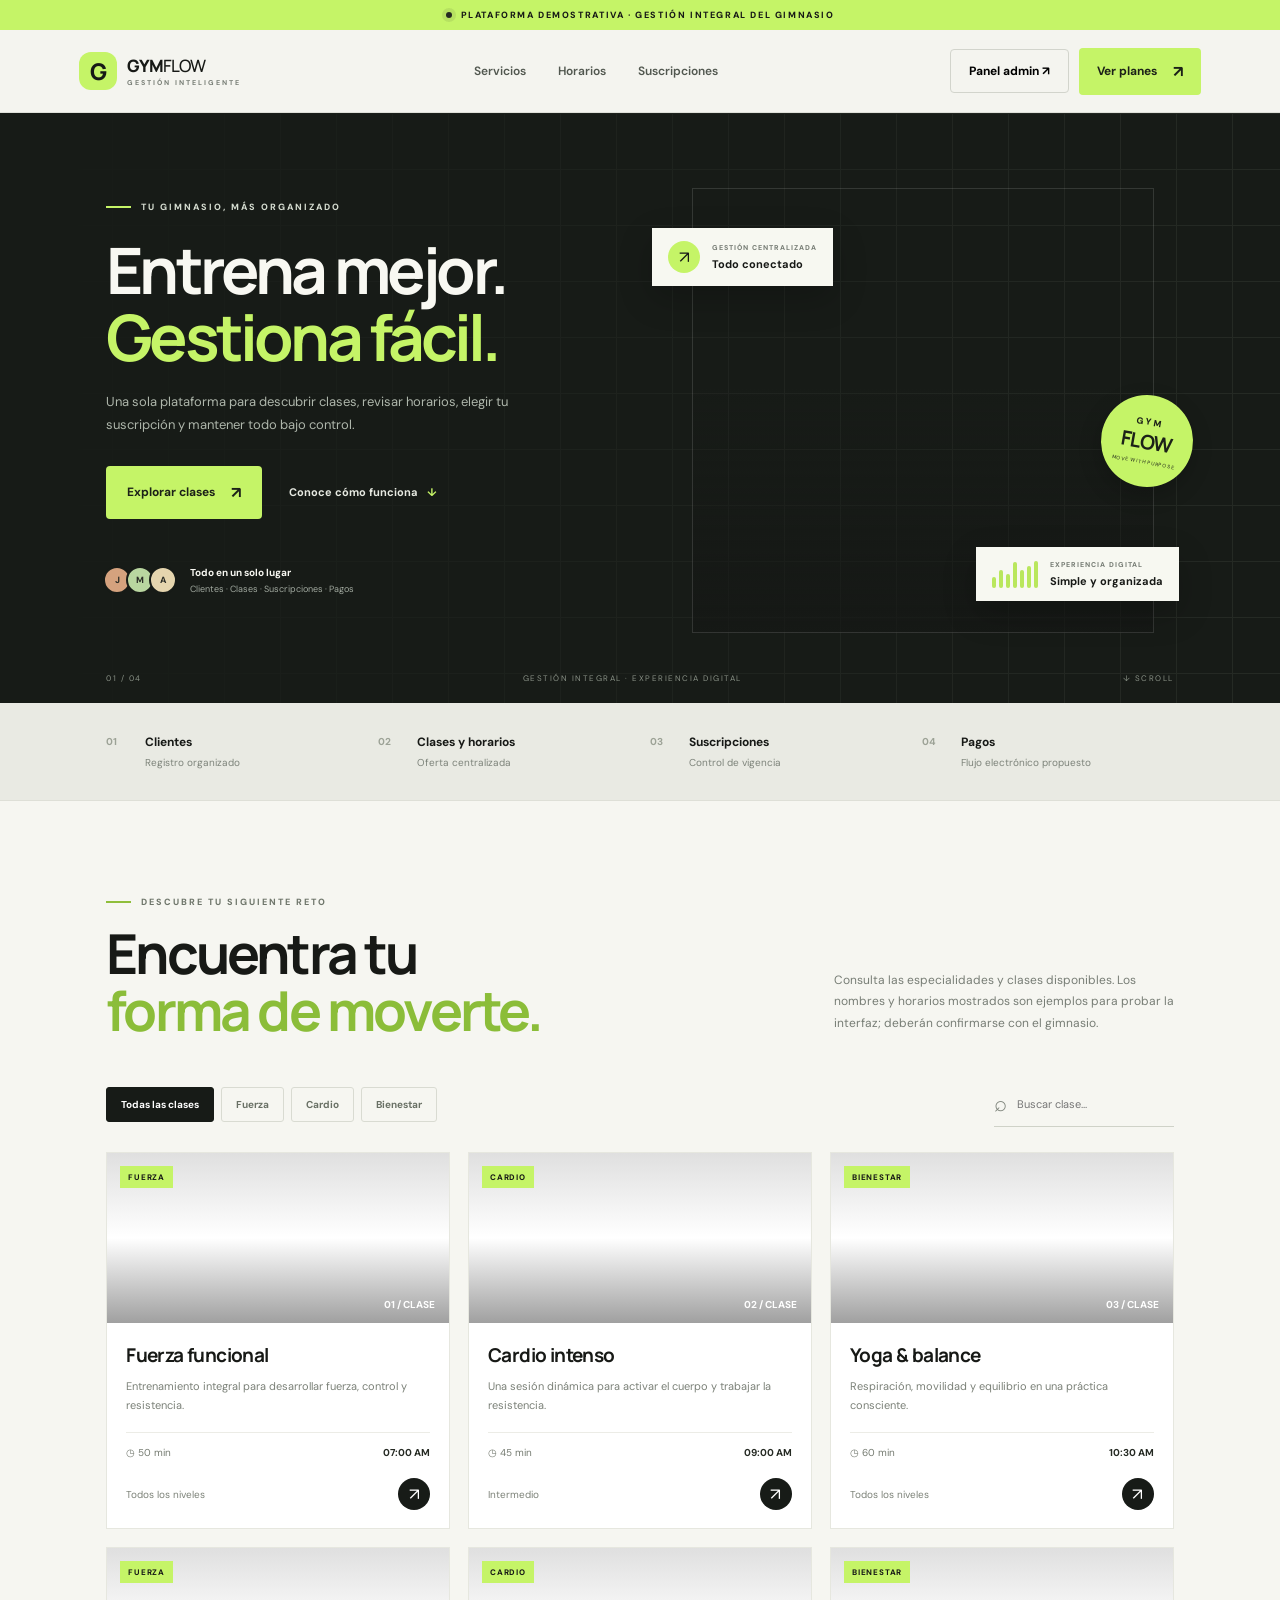
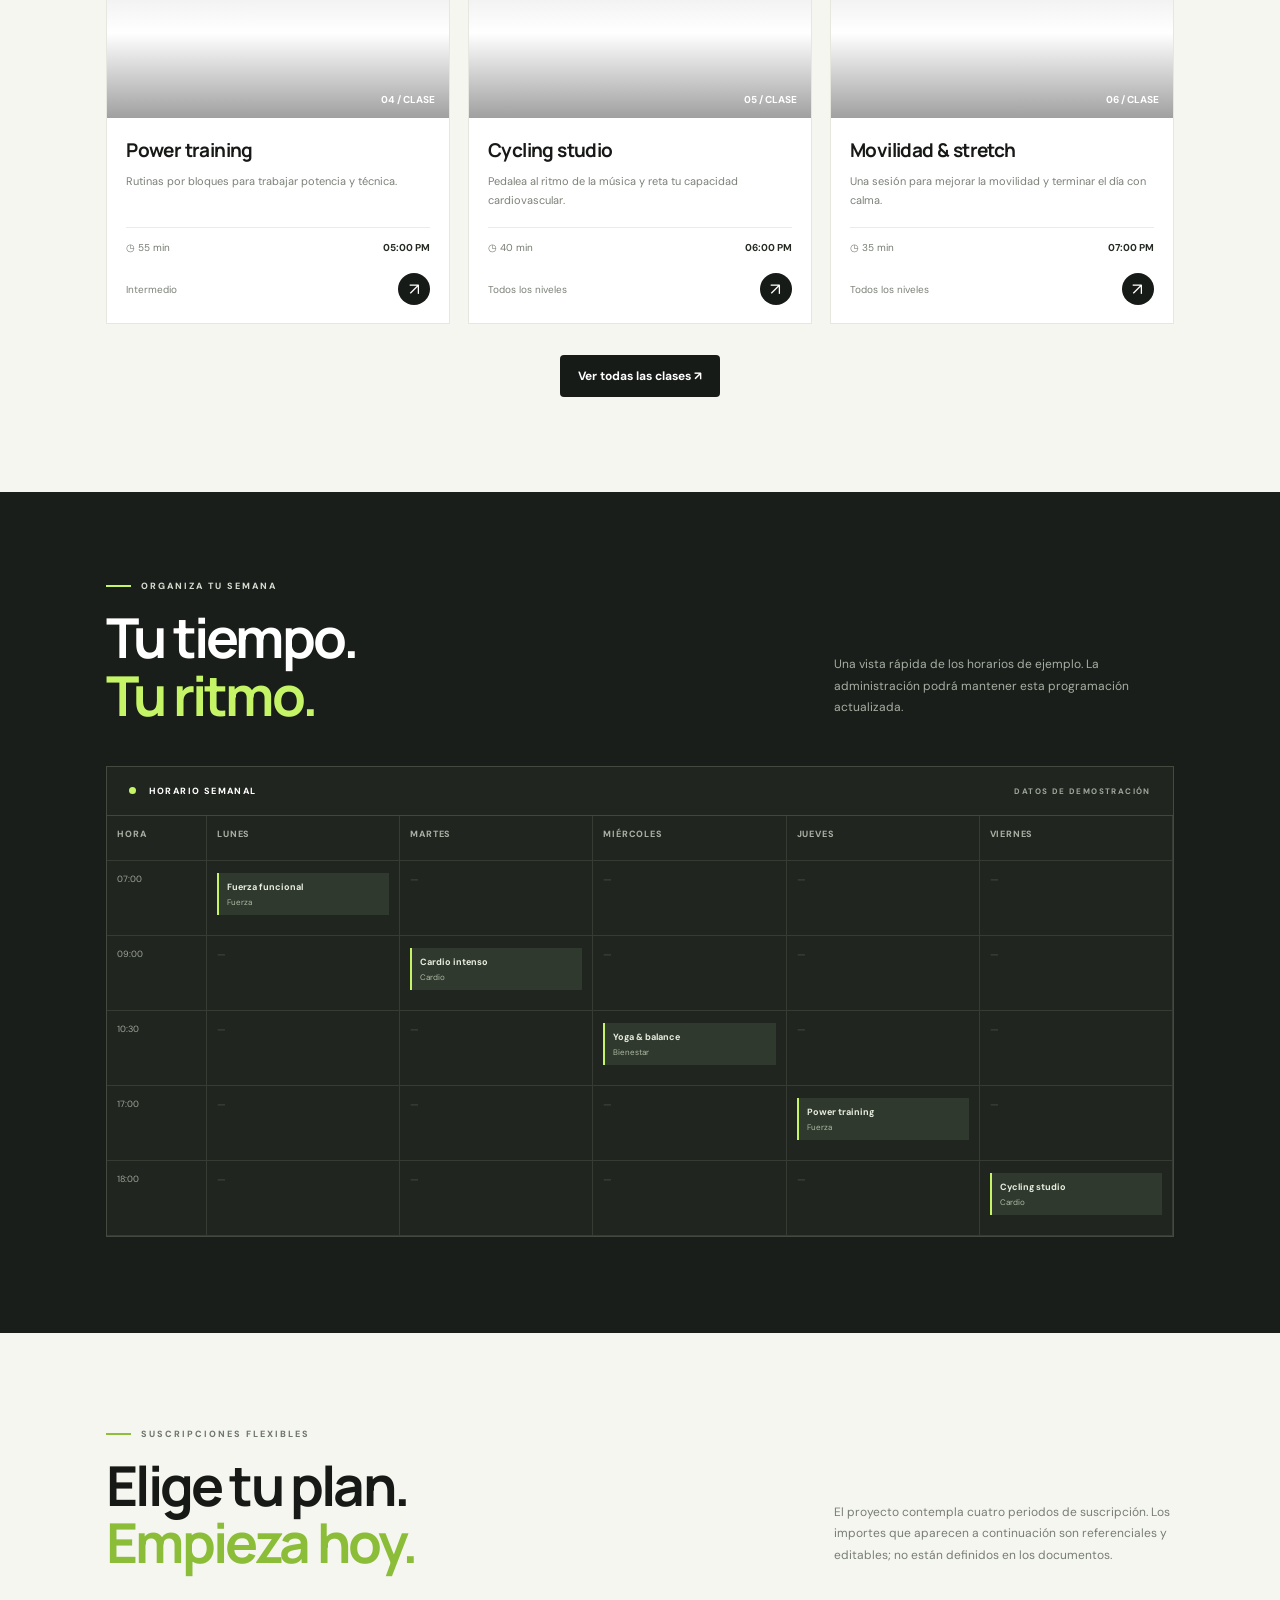
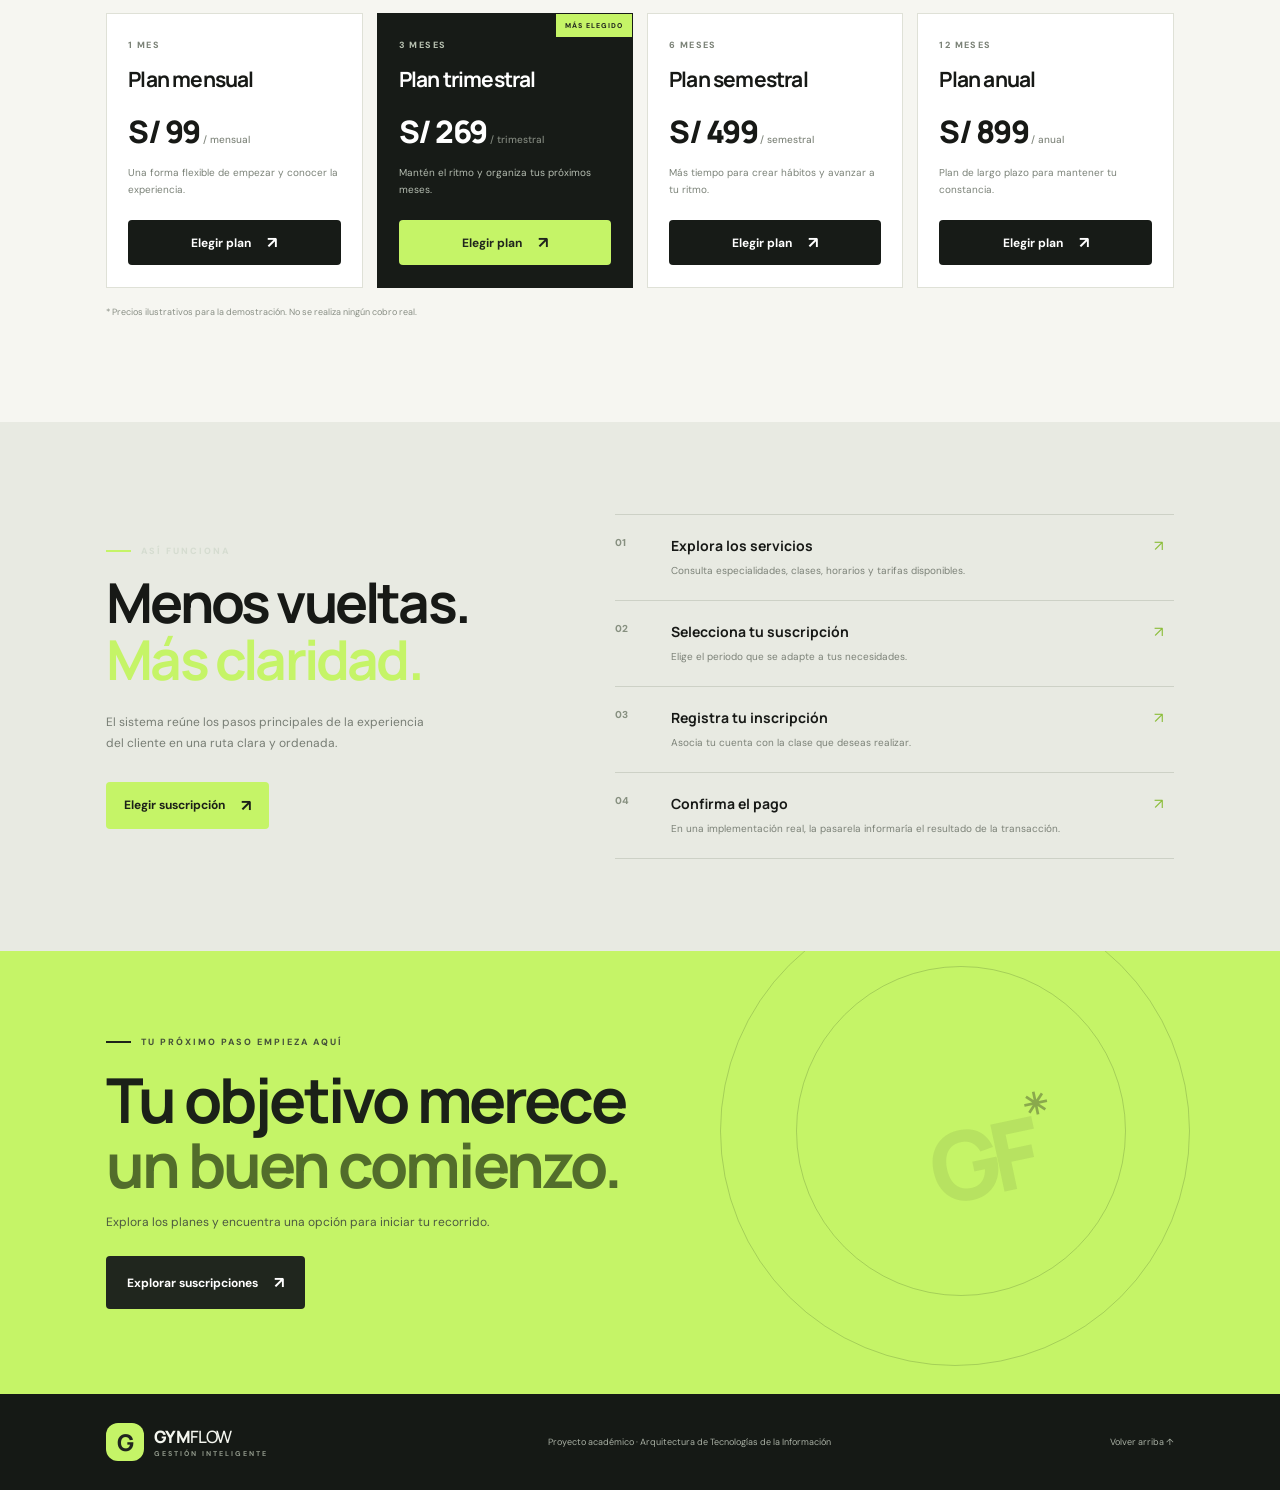
<file: index.html>
<!DOCTYPE html>
<html lang="es">
<head>
  <meta charset="UTF-8" />
  <meta name="viewport" content="width=device-width, initial-scale=1.0" />
  <meta name="description" content="Plataforma web demostrativa para la gestión integral de un gimnasio." />
  <title>GYMFlow | Gestión integral del gimnasio</title>
  <link rel="preconnect" href="https://fonts.googleapis.com">
  <link rel="preconnect" href="https://fonts.gstatic.com" crossorigin>
  <link href="https://fonts.googleapis.com/css2?family=DM+Sans:wght@400;500;600;700&family=Manrope:wght@400;500;600;700;800&display=swap" rel="stylesheet">
  <link rel="stylesheet" href="styles.css" />
</head>
<body>
  <div class="announcement"><span class="pulse"></span> PLATAFORMA DEMOSTRATIVA · GESTIÓN INTEGRAL DEL GIMNASIO</div>
  <header class="site-header">
    <a class="brand" href="#inicio" aria-label="GYMFlow inicio"><span class="brand-mark">G</span><span>GYM<span class="brand-light">FLOW</span><small>GESTIÓN INTELIGENTE</small></span></a>
    <button class="menu-toggle" id="menuToggle" aria-label="Abrir menú">☰</button>
    <nav id="mainNav">
      <a href="servicios.html">Servicios</a><a href="horarios.html">Horarios</a><a href="suscripciones.html">Suscripciones</a>
    </nav>
    <div class="header-actions"><button class="btn btn-ghost" id="adminToggle">Panel admin ↗</button><a class="btn btn-primary" href="suscripciones.html">Ver planes <span>↗</span></a></div>
  </header>

  <main>
    <section class="hero" id="inicio">
      <div class="hero-grid"></div>
      <div class="hero-copy">
        <div class="eyebrow"><span class="eyebrow-line"></span> TU GIMNASIO, MÁS ORGANIZADO</div>
        <h1>Entrena mejor.<br><em>Gestiona fácil.</em></h1>
        <p>Una sola plataforma para descubrir clases, revisar horarios, elegir tu suscripción y mantener todo bajo control.</p>
        <div class="hero-actions"><a class="btn btn-primary btn-large" href="servicios.html">Explorar clases <span>↗</span></a><a class="text-link" href="#como-funciona">Conoce cómo funciona <span>↓</span></a></div>
        <div class="hero-proof"><div class="avatar-stack"><span>J</span><span>M</span><span>A</span></div><div><strong>Todo en un solo lugar</strong><small>Clientes · Clases · Suscripciones · Pagos</small></div></div>
      </div>
      <div class="hero-visual">
        <div class="hero-image" role="img" aria-label="Persona entrenando en un gimnasio"></div>
        <div class="floating-card card-top"><span class="float-icon lime">↗</span><div><small>GESTIÓN CENTRALIZADA</small><strong>Todo conectado</strong></div></div>
        <div class="floating-card card-bottom"><div class="mini-chart"><i></i><i></i><i></i><i></i><i></i><i></i><i></i></div><div><small>EXPERIENCIA DIGITAL</small><strong>Simple y organizada</strong></div></div>
        <div class="hero-stamp"><span>GYM</span><strong>FLOW</strong><small>MOVE WITH PURPOSE</small></div>
      </div>
      <div class="hero-bottom-label"><span>01 / 04</span><span>GESTIÓN INTEGRAL · EXPERIENCIA DIGITAL</span><span>↓ SCROLL</span></div>
    </section>

    <section class="metrics" aria-label="Módulos principales">
      <div><span class="metric-number">01</span><strong>Clientes</strong><small>Registro organizado</small></div>
      <div><span class="metric-number">02</span><strong>Clases y horarios</strong><small>Oferta centralizada</small></div>
      <div><span class="metric-number">03</span><strong>Suscripciones</strong><small>Control de vigencia</small></div>
      <div><span class="metric-number">04</span><strong>Pagos</strong><small>Flujo electrónico propuesto</small></div>
    </section>

    <section class="section section-light" id="servicios">
      <div class="section-heading"><div><div class="eyebrow dark-eyebrow"><span class="eyebrow-line"></span> DESCUBRE TU SIGUIENTE RETO</div><h2>Encuentra tu<br><em>forma de moverte.</em></h2></div><p>Consulta las especialidades y clases disponibles. Los nombres y horarios mostrados son ejemplos para probar la interfaz; deberán confirmarse con el gimnasio.</p></div>
      <div class="filter-row"><div class="filter-tabs" id="classFilters"><button class="filter active" data-filter="Todas">Todas las clases</button><button class="filter" data-filter="Fuerza">Fuerza</button><button class="filter" data-filter="Cardio">Cardio</button><button class="filter" data-filter="Bienestar">Bienestar</button></div><label class="search-box"><span>⌕</span><input id="classSearch" type="search" placeholder="Buscar clase..." aria-label="Buscar clase"></label></div>
      <div class="class-grid" id="classGrid"></div>
      <div class="center-action"><button class="btn btn-dark" id="showAllClasses">Ver todas las clases <span>↗</span></button></div>
    </section>

    <section class="schedule-section" id="horarios">
      <div class="section-heading schedule-heading"><div><div class="eyebrow"><span class="eyebrow-line"></span> ORGANIZA TU SEMANA</div><h2>Tu tiempo.<br><em>Tu ritmo.</em></h2></div><p>Una vista rápida de los horarios de ejemplo. La administración podrá mantener esta programación actualizada.</p></div>
      <div class="schedule-wrap"><div class="schedule-top"><div><span class="schedule-dot"></span> HORARIO SEMANAL</div><span class="demo-label">DATOS DE DEMOSTRACIÓN</span></div><div class="schedule-table" id="scheduleTable"></div></div>
    </section>

    <section class="section section-light plans-section" id="planes">
      <div class="section-heading"><div><div class="eyebrow dark-eyebrow"><span class="eyebrow-line"></span> SUSCRIPCIONES FLEXIBLES</div><h2>Elige tu plan.<br><em>Empieza hoy.</em></h2></div><p>El proyecto contempla cuatro periodos de suscripción. Los importes que aparecen a continuación son referenciales y editables; no están definidos en los documentos.</p></div>
      <div class="plan-grid" id="planGrid"></div>
      <p class="fine-print">* Precios ilustrativos para la demostración. No se realiza ningún cobro real.</p>
    </section>

    <section class="process-section" id="como-funciona"><div class="process-copy"><div class="eyebrow"><span class="eyebrow-line"></span> ASÍ FUNCIONA</div><h2>Menos vueltas.<br><em>Más claridad.</em></h2><p>El sistema reúne los pasos principales de la experiencia del cliente en una ruta clara y ordenada.</p><a href="suscripciones.html" class="btn btn-primary">Elegir suscripción <span>↗</span></a></div><div class="process-steps"><div class="process-step"><span>01</span><div><strong>Explora los servicios</strong><p>Consulta especialidades, clases, horarios y tarifas disponibles.</p></div><b>↗</b></div><div class="process-step"><span>02</span><div><strong>Selecciona tu suscripción</strong><p>Elige el periodo que se adapte a tus necesidades.</p></div><b>↗</b></div><div class="process-step"><span>03</span><div><strong>Registra tu inscripción</strong><p>Asocia tu cuenta con la clase que deseas realizar.</p></div><b>↗</b></div><div class="process-step"><span>04</span><div><strong>Confirma el pago</strong><p>En una implementación real, la pasarela informaría el resultado de la transacción.</p></div><b>↗</b></div></div></section>

<section class="cta-section"><div class="cta-orbit orbit-one"></div><div class="cta-orbit orbit-two"></div><div class="cta-content"><div class="eyebrow"><span class="eyebrow-line"></span> TU PRÓXIMO PASO EMPIEZA AQUÍ</div><h2>Tu objetivo merece<br><em>un buen comienzo.</em></h2><p>Explora los planes y encuentra una opción para iniciar tu recorrido.</p><a href="suscripciones.html" class="btn btn-primary btn-large">Explorar suscripciones <span>↗</span></a></div><div class="cta-mark">GF<span>✳</span></div></section>
  </main>

  <footer><a class="brand footer-brand" href="#inicio"><span class="brand-mark">G</span><span>GYM<span class="brand-light">FLOW</span><small>GESTIÓN INTELIGENTE</small></span></a><p>Proyecto académico · Arquitectura de Tecnologías de la Información</p><a href="#inicio">Volver arriba ↑</a></footer>

  <div class="admin-overlay" id="adminOverlay" aria-hidden="true"><aside class="admin-panel"><div class="admin-header"><div><span class="eyebrow dark-eyebrow">ÁREA ADMINISTRATIVA</span><h2>Panel de control</h2><p>Vista demostrativa para administrar la información del gimnasio.</p></div><button class="close-admin" id="closeAdmin" aria-label="Cerrar panel">×</button></div><div class="admin-stats" id="adminStats"></div><div class="admin-tabs"><button class="admin-tab active" data-admin-tab="classes">Clases</button><button class="admin-tab" data-admin-tab="registrations">Inscripciones</button><button class="admin-tab" data-admin-tab="payments">Pagos</button></div><div id="adminContent"></div><div class="admin-warning">Demo local: los cambios se guardan en este navegador. No hay usuarios reales, servidor ni pagos conectados.</div></aside></div>
  <div class="modal-backdrop" id="modalBackdrop" aria-hidden="true"><div class="modal" role="dialog" aria-modal="true" aria-labelledby="modalTitle"><button class="modal-close" id="modalClose" aria-label="Cerrar">×</button><div class="eyebrow dark-eyebrow"><span class="eyebrow-line"></span> GYMFLOW</div><h2 id="modalTitle">Únete al gimnasio</h2><p id="modalDescription">Completa los datos para registrar una solicitud de demostración.</p><form id="signupForm"><input type="hidden" id="selectedItem" name="selectedItem"><input type="hidden" id="selectedType" name="selectedType"><label>Nombre completo<input name="name" required minlength="2" placeholder="Ej. Alex Torres"></label><label>Correo electrónico<input name="email" type="email" required placeholder="alex@correo.com"></label><label>Teléfono (opcional)<input name="phone" type="tel" placeholder="999 999 999"></label><label id="classSelectLabel">Clase de interés<select name="className" id="classSelect"><option value="">Selecciona una clase</option></select></label><button class="btn btn-primary btn-large full-width" type="submit" id="formSubmit">Registrar solicitud <span>↗</span></button><p class="form-note">Demostración académica: no se procesarán datos ni pagos en un servidor.</p></form></div></div>
  <div class="toast" id="toast" role="status" aria-live="polite"></div>
  <script src="app.js"></script>
</body>
</html>
</file>
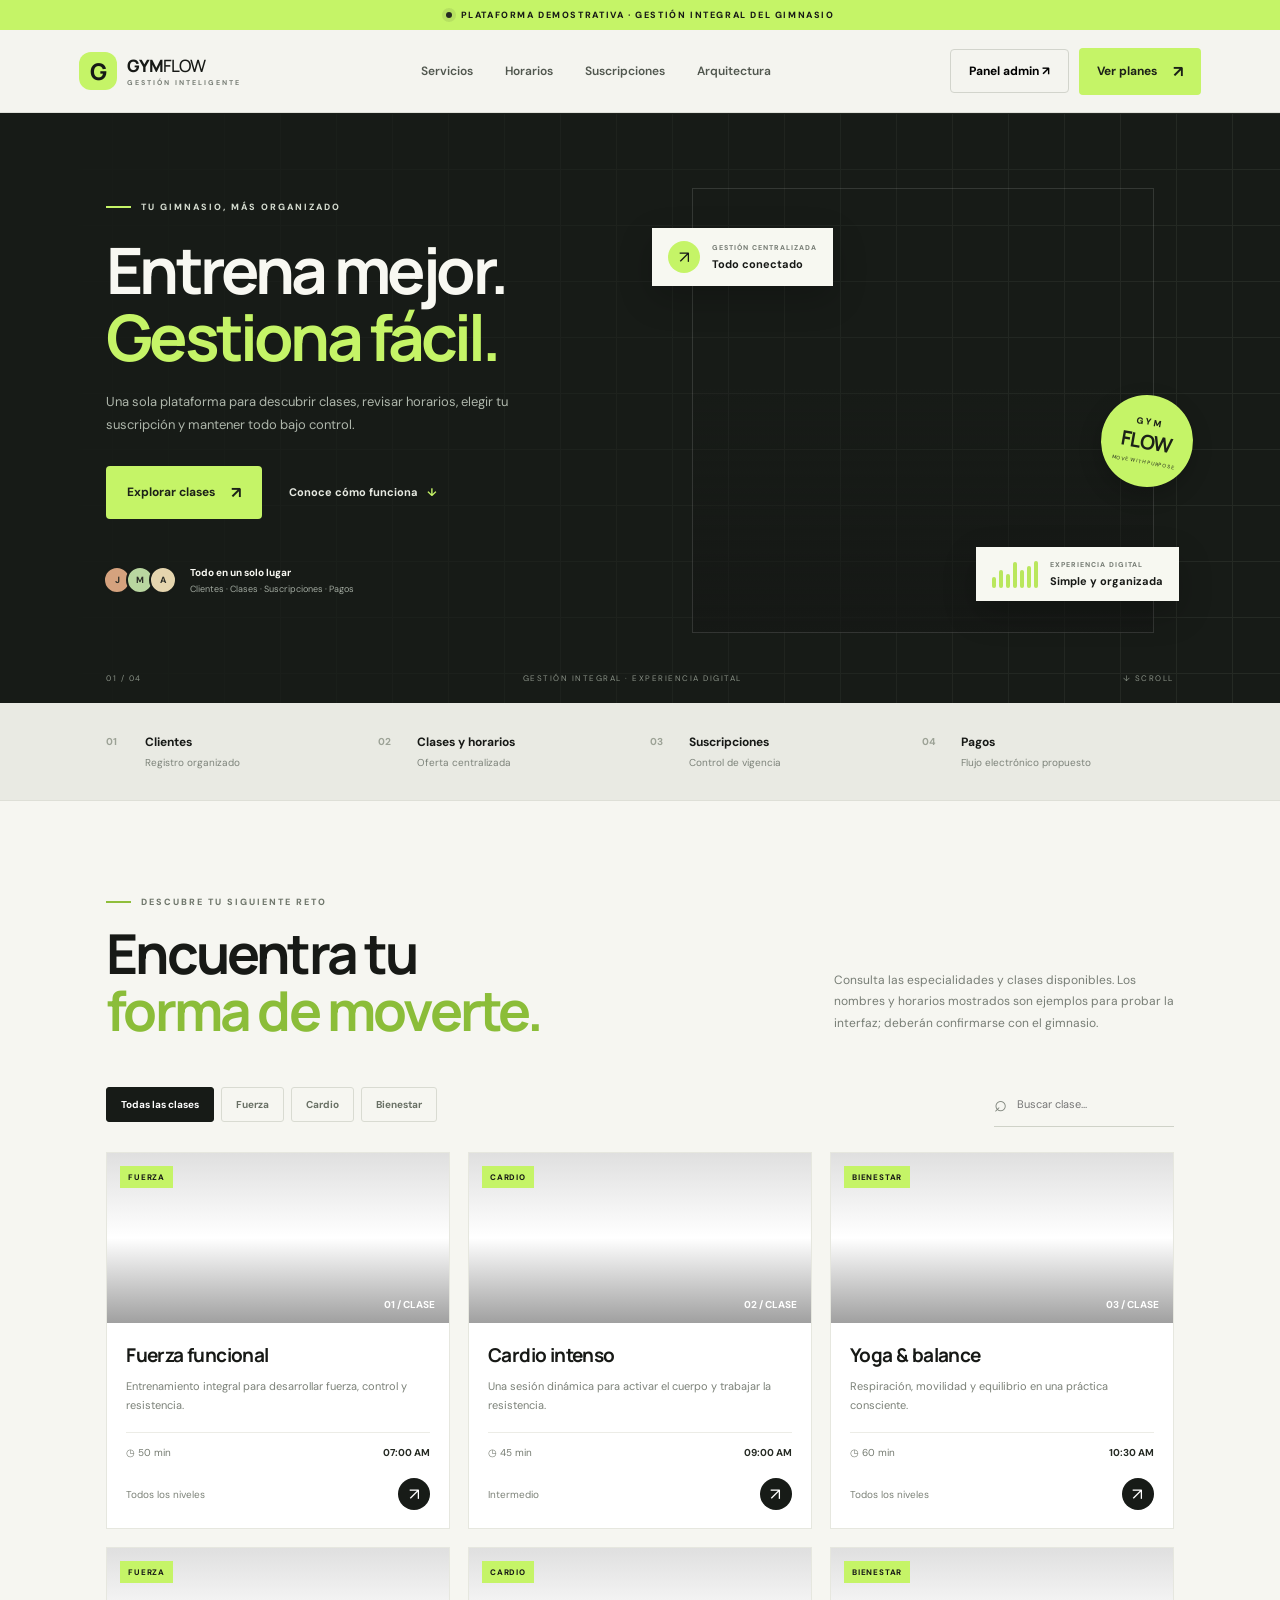
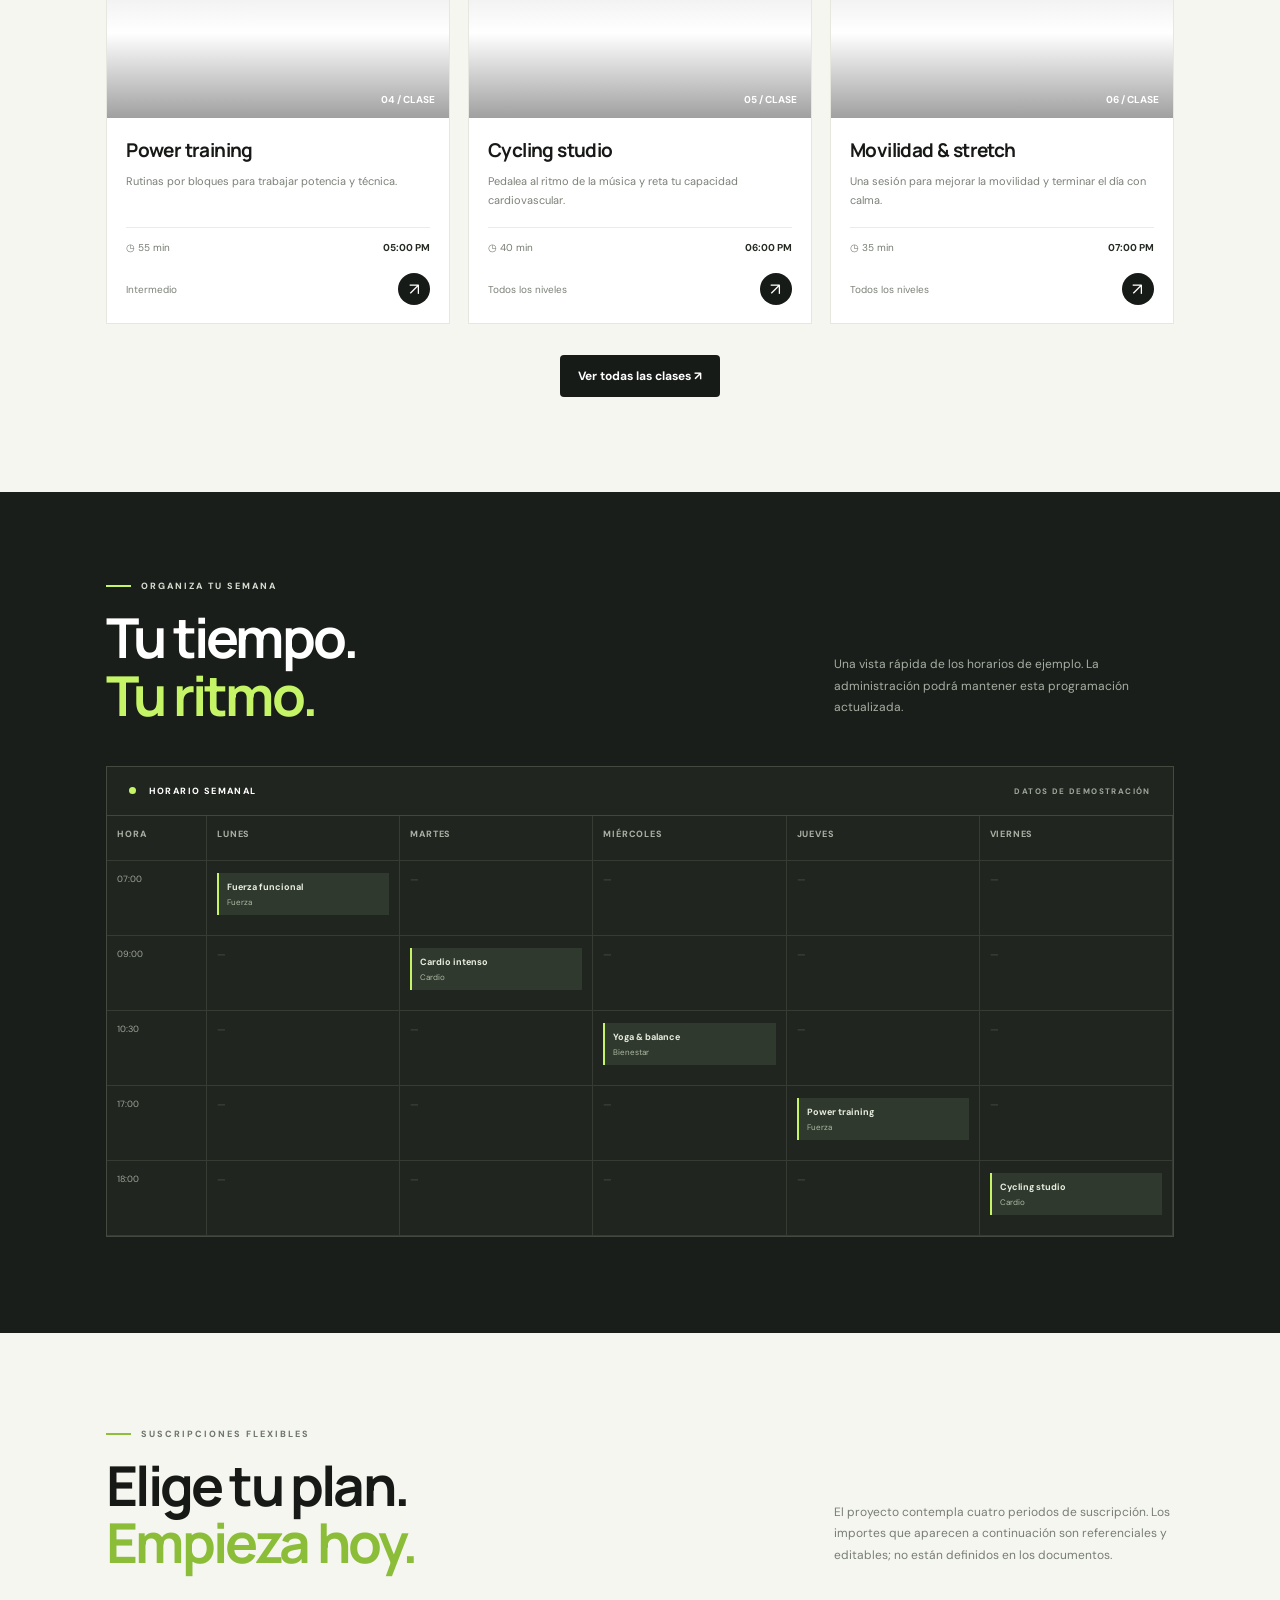
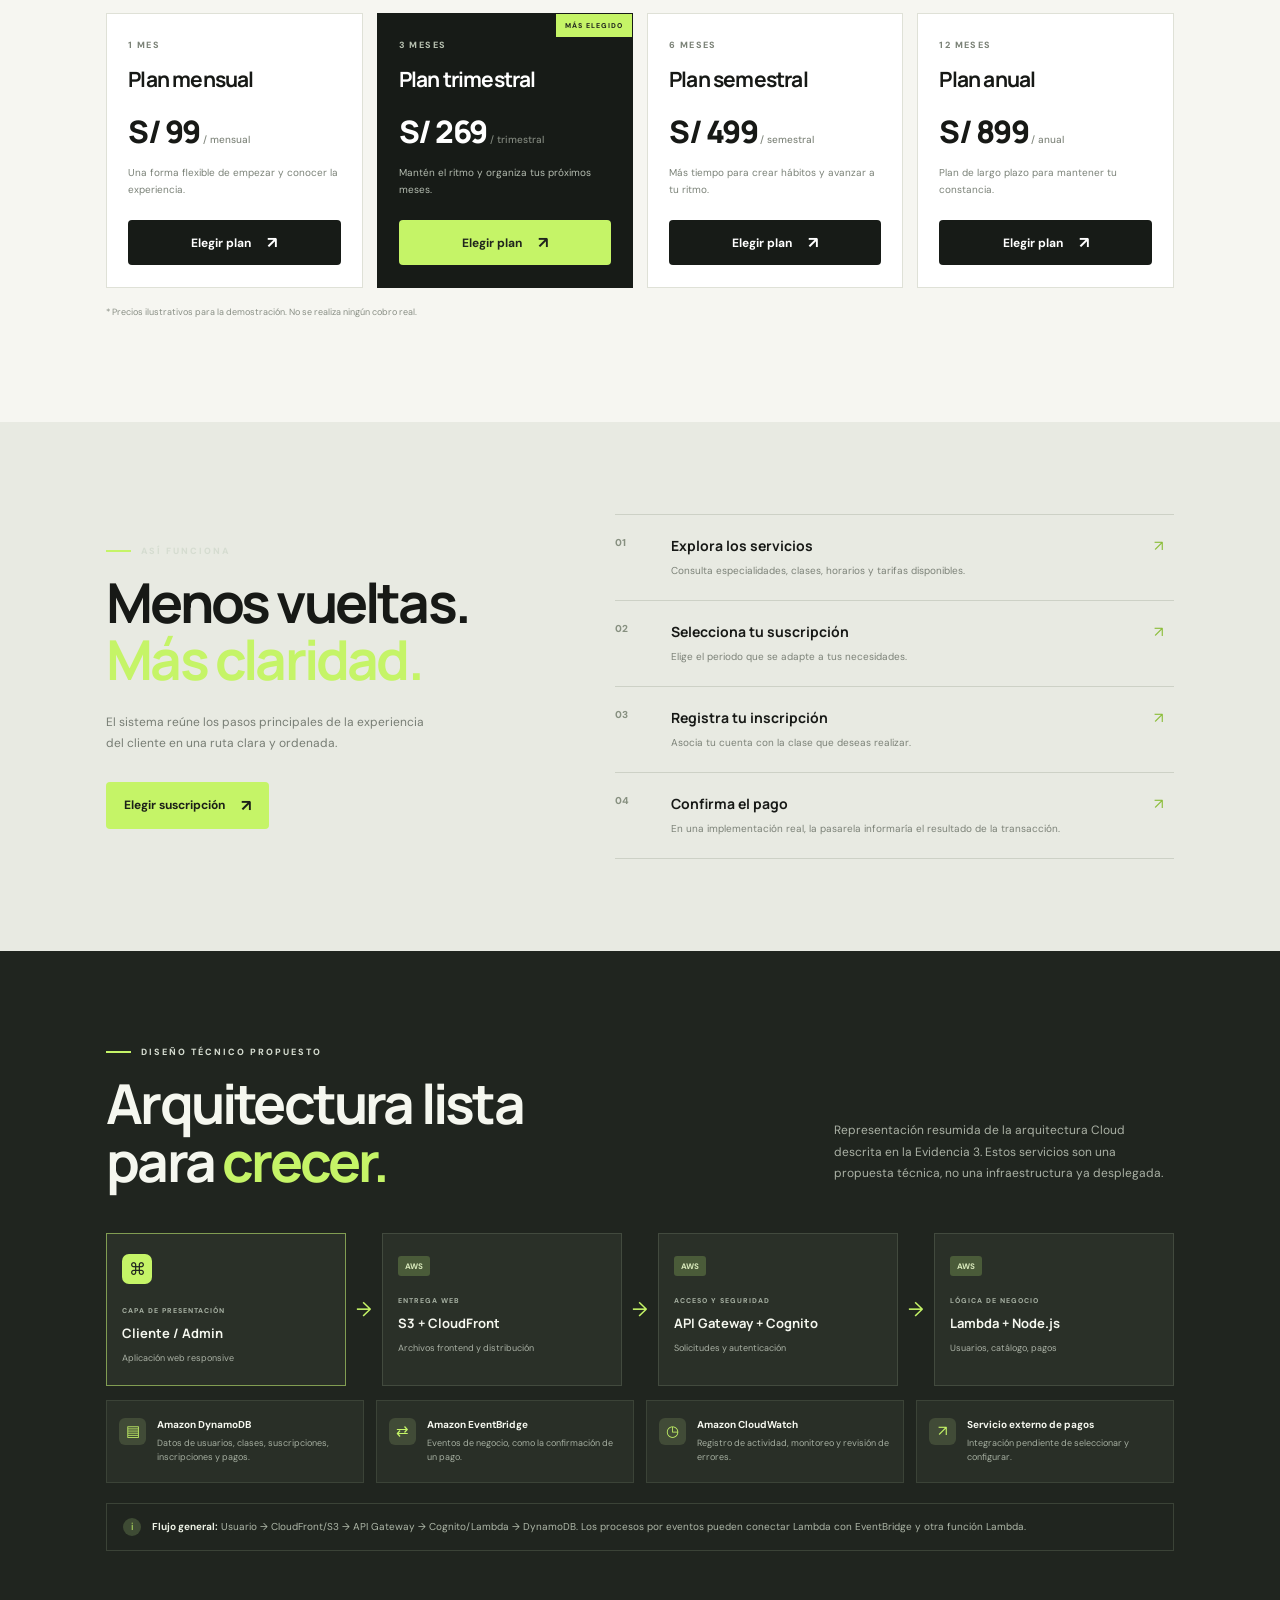
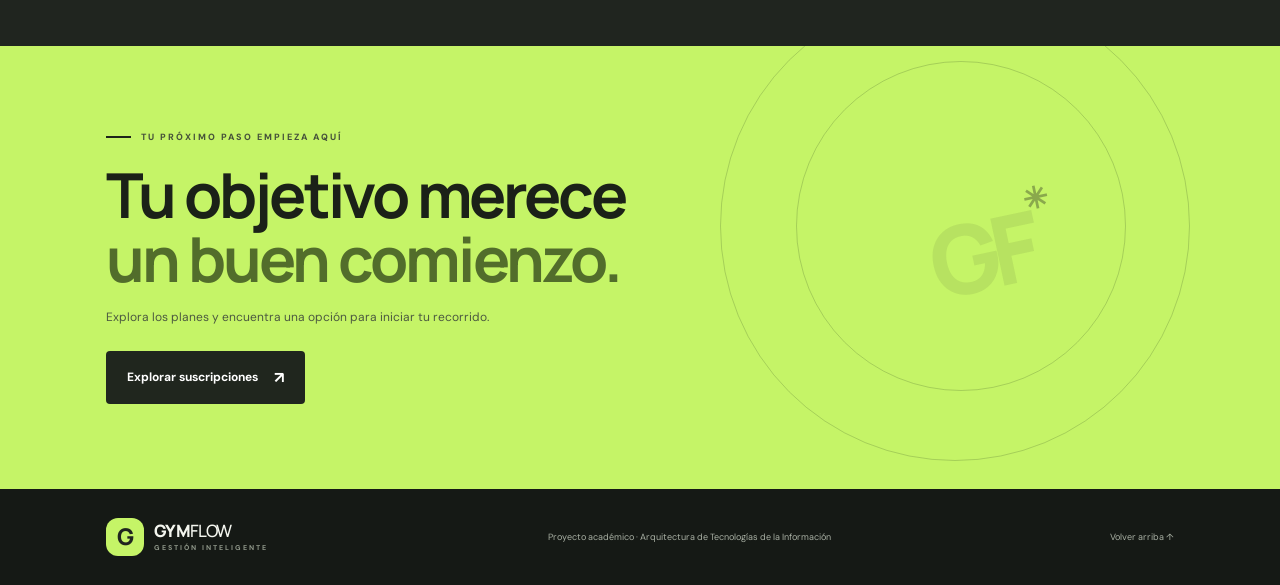
<file: gym-web/index.html>
<!DOCTYPE html>
<html lang="es">
<head>
  <meta charset="UTF-8" />
  <meta name="viewport" content="width=device-width, initial-scale=1.0" />
  <meta name="description" content="Plataforma web demostrativa para la gestión integral de un gimnasio." />
  <title>GYMFlow | Gestión integral del gimnasio</title>
  <link rel="preconnect" href="https://fonts.googleapis.com">
  <link rel="preconnect" href="https://fonts.gstatic.com" crossorigin>
  <link href="https://fonts.googleapis.com/css2?family=DM+Sans:wght@400;500;600;700&family=Manrope:wght@400;500;600;700;800&display=swap" rel="stylesheet">
  <link rel="stylesheet" href="styles.css" />
</head>
<body>
  <div class="announcement"><span class="pulse"></span> PLATAFORMA DEMOSTRATIVA · GESTIÓN INTEGRAL DEL GIMNASIO</div>
  <header class="site-header">
    <a class="brand" href="#inicio" aria-label="GYMFlow inicio"><span class="brand-mark">G</span><span>GYM<span class="brand-light">FLOW</span><small>GESTIÓN INTELIGENTE</small></span></a>
    <button class="menu-toggle" id="menuToggle" aria-label="Abrir menú">☰</button>
    <nav id="mainNav">
      <a href="#servicios">Servicios</a><a href="#horarios">Horarios</a><a href="#planes">Suscripciones</a><a href="#arquitectura">Arquitectura</a>
    </nav>
    <div class="header-actions"><button class="btn btn-ghost" id="adminToggle">Panel admin ↗</button><a class="btn btn-primary" href="#planes">Ver planes <span>↗</span></a></div>
  </header>

  <main>
    <section class="hero" id="inicio">
      <div class="hero-grid"></div>
      <div class="hero-copy">
        <div class="eyebrow"><span class="eyebrow-line"></span> TU GIMNASIO, MÁS ORGANIZADO</div>
        <h1>Entrena mejor.<br><em>Gestiona fácil.</em></h1>
        <p>Una sola plataforma para descubrir clases, revisar horarios, elegir tu suscripción y mantener todo bajo control.</p>
        <div class="hero-actions"><a class="btn btn-primary btn-large" href="#servicios">Explorar clases <span>↗</span></a><a class="text-link" href="#como-funciona">Conoce cómo funciona <span>↓</span></a></div>
        <div class="hero-proof"><div class="avatar-stack"><span>J</span><span>M</span><span>A</span></div><div><strong>Todo en un solo lugar</strong><small>Clientes · Clases · Suscripciones · Pagos</small></div></div>
      </div>
      <div class="hero-visual">
        <div class="hero-image" role="img" aria-label="Persona entrenando en un gimnasio"></div>
        <div class="floating-card card-top"><span class="float-icon lime">↗</span><div><small>GESTIÓN CENTRALIZADA</small><strong>Todo conectado</strong></div></div>
        <div class="floating-card card-bottom"><div class="mini-chart"><i></i><i></i><i></i><i></i><i></i><i></i><i></i></div><div><small>EXPERIENCIA DIGITAL</small><strong>Simple y organizada</strong></div></div>
        <div class="hero-stamp"><span>GYM</span><strong>FLOW</strong><small>MOVE WITH PURPOSE</small></div>
      </div>
      <div class="hero-bottom-label"><span>01 / 04</span><span>GESTIÓN INTEGRAL · EXPERIENCIA DIGITAL</span><span>↓ SCROLL</span></div>
    </section>

    <section class="metrics" aria-label="Módulos principales">
      <div><span class="metric-number">01</span><strong>Clientes</strong><small>Registro organizado</small></div>
      <div><span class="metric-number">02</span><strong>Clases y horarios</strong><small>Oferta centralizada</small></div>
      <div><span class="metric-number">03</span><strong>Suscripciones</strong><small>Control de vigencia</small></div>
      <div><span class="metric-number">04</span><strong>Pagos</strong><small>Flujo electrónico propuesto</small></div>
    </section>

    <section class="section section-light" id="servicios">
      <div class="section-heading"><div><div class="eyebrow dark-eyebrow"><span class="eyebrow-line"></span> DESCUBRE TU SIGUIENTE RETO</div><h2>Encuentra tu<br><em>forma de moverte.</em></h2></div><p>Consulta las especialidades y clases disponibles. Los nombres y horarios mostrados son ejemplos para probar la interfaz; deberán confirmarse con el gimnasio.</p></div>
      <div class="filter-row"><div class="filter-tabs" id="classFilters"><button class="filter active" data-filter="Todas">Todas las clases</button><button class="filter" data-filter="Fuerza">Fuerza</button><button class="filter" data-filter="Cardio">Cardio</button><button class="filter" data-filter="Bienestar">Bienestar</button></div><label class="search-box"><span>⌕</span><input id="classSearch" type="search" placeholder="Buscar clase..." aria-label="Buscar clase"></label></div>
      <div class="class-grid" id="classGrid"></div>
      <div class="center-action"><button class="btn btn-dark" id="showAllClasses">Ver todas las clases <span>↗</span></button></div>
    </section>

    <section class="schedule-section" id="horarios">
      <div class="section-heading schedule-heading"><div><div class="eyebrow"><span class="eyebrow-line"></span> ORGANIZA TU SEMANA</div><h2>Tu tiempo.<br><em>Tu ritmo.</em></h2></div><p>Una vista rápida de los horarios de ejemplo. La administración podrá mantener esta programación actualizada.</p></div>
      <div class="schedule-wrap"><div class="schedule-top"><div><span class="schedule-dot"></span> HORARIO SEMANAL</div><span class="demo-label">DATOS DE DEMOSTRACIÓN</span></div><div class="schedule-table" id="scheduleTable"></div></div>
    </section>

    <section class="section section-light plans-section" id="planes">
      <div class="section-heading"><div><div class="eyebrow dark-eyebrow"><span class="eyebrow-line"></span> SUSCRIPCIONES FLEXIBLES</div><h2>Elige tu plan.<br><em>Empieza hoy.</em></h2></div><p>El proyecto contempla cuatro periodos de suscripción. Los importes que aparecen a continuación son referenciales y editables; no están definidos en los documentos.</p></div>
      <div class="plan-grid" id="planGrid"></div>
      <p class="fine-print">* Precios ilustrativos para la demostración. No se realiza ningún cobro real.</p>
    </section>

    <section class="process-section" id="como-funciona"><div class="process-copy"><div class="eyebrow"><span class="eyebrow-line"></span> ASÍ FUNCIONA</div><h2>Menos vueltas.<br><em>Más claridad.</em></h2><p>El sistema reúne los pasos principales de la experiencia del cliente en una ruta clara y ordenada.</p><a href="#planes" class="btn btn-primary">Elegir suscripción <span>↗</span></a></div><div class="process-steps"><div class="process-step"><span>01</span><div><strong>Explora los servicios</strong><p>Consulta especialidades, clases, horarios y tarifas disponibles.</p></div><b>↗</b></div><div class="process-step"><span>02</span><div><strong>Selecciona tu suscripción</strong><p>Elige el periodo que se adapte a tus necesidades.</p></div><b>↗</b></div><div class="process-step"><span>03</span><div><strong>Registra tu inscripción</strong><p>Asocia tu cuenta con la clase que deseas realizar.</p></div><b>↗</b></div><div class="process-step"><span>04</span><div><strong>Confirma el pago</strong><p>En una implementación real, la pasarela informaría el resultado de la transacción.</p></div><b>↗</b></div></div></section>

    <section class="section architecture-section" id="arquitectura"><div class="section-heading"><div><div class="eyebrow"><span class="eyebrow-line"></span> DISEÑO TÉCNICO PROPUESTO</div><h2>Arquitectura lista<br>para <em>crecer.</em></h2></div><p>Representación resumida de la arquitectura Cloud descrita en la Evidencia 3. Estos servicios son una propuesta técnica, no una infraestructura ya desplegada.</p></div>
      <div class="architecture-flow"><div class="arch-node arch-user"><span class="arch-icon">⌘</span><small>CAPA DE PRESENTACIÓN</small><strong>Cliente / Admin</strong><p>Aplicación web responsive</p></div><div class="arch-arrow">→</div><div class="arch-node"><span class="aws-tag">AWS</span><small>ENTREGA WEB</small><strong>S3 + CloudFront</strong><p>Archivos frontend y distribución</p></div><div class="arch-arrow">→</div><div class="arch-node"><span class="aws-tag">AWS</span><small>ACCESO Y SEGURIDAD</small><strong>API Gateway + Cognito</strong><p>Solicitudes y autenticación</p></div><div class="arch-arrow">→</div><div class="arch-node"><span class="aws-tag">AWS</span><small>LÓGICA DE NEGOCIO</small><strong>Lambda + Node.js</strong><p>Usuarios, catálogo, pagos</p></div></div>
      <div class="arch-support"><div><span class="support-icon">▤</span><div><strong>Amazon DynamoDB</strong><small>Datos de usuarios, clases, suscripciones, inscripciones y pagos.</small></div></div><div><span class="support-icon">⇄</span><div><strong>Amazon EventBridge</strong><small>Eventos de negocio, como la confirmación de un pago.</small></div></div><div><span class="support-icon">◷</span><div><strong>Amazon CloudWatch</strong><small>Registro de actividad, monitoreo y revisión de errores.</small></div></div><div><span class="support-icon">↗</span><div><strong>Servicio externo de pagos</strong><small>Integración pendiente de seleccionar y configurar.</small></div></div></div>
      <div class="architecture-note"><span>i</span><p><strong>Flujo general:</strong> Usuario → CloudFront/S3 → API Gateway → Cognito/Lambda → DynamoDB. Los procesos por eventos pueden conectar Lambda con EventBridge y otra función Lambda.</p></div>
    </section>

    <section class="cta-section"><div class="cta-orbit orbit-one"></div><div class="cta-orbit orbit-two"></div><div class="cta-content"><div class="eyebrow"><span class="eyebrow-line"></span> TU PRÓXIMO PASO EMPIEZA AQUÍ</div><h2>Tu objetivo merece<br><em>un buen comienzo.</em></h2><p>Explora los planes y encuentra una opción para iniciar tu recorrido.</p><a href="#planes" class="btn btn-primary btn-large">Explorar suscripciones <span>↗</span></a></div><div class="cta-mark">GF<span>✳</span></div></section>
  </main>

  <footer><a class="brand footer-brand" href="#inicio"><span class="brand-mark">G</span><span>GYM<span class="brand-light">FLOW</span><small>GESTIÓN INTELIGENTE</small></span></a><p>Proyecto académico · Arquitectura de Tecnologías de la Información</p><a href="#inicio">Volver arriba ↑</a></footer>

  <div class="admin-overlay" id="adminOverlay" aria-hidden="true"><aside class="admin-panel"><div class="admin-header"><div><span class="eyebrow dark-eyebrow">ÁREA ADMINISTRATIVA</span><h2>Panel de control</h2><p>Vista demostrativa para administrar la información del gimnasio.</p></div><button class="close-admin" id="closeAdmin" aria-label="Cerrar panel">×</button></div><div class="admin-stats" id="adminStats"></div><div class="admin-tabs"><button class="admin-tab active" data-admin-tab="classes">Clases</button><button class="admin-tab" data-admin-tab="registrations">Inscripciones</button><button class="admin-tab" data-admin-tab="payments">Pagos</button></div><div id="adminContent"></div><div class="admin-warning">Demo local: los cambios se guardan en este navegador. No hay usuarios reales, servidor ni pagos conectados.</div></aside></div>
  <div class="modal-backdrop" id="modalBackdrop" aria-hidden="true"><div class="modal" role="dialog" aria-modal="true" aria-labelledby="modalTitle"><button class="modal-close" id="modalClose" aria-label="Cerrar">×</button><div class="eyebrow dark-eyebrow"><span class="eyebrow-line"></span> GYMFLOW</div><h2 id="modalTitle">Únete al gimnasio</h2><p id="modalDescription">Completa los datos para registrar una solicitud de demostración.</p><form id="signupForm"><input type="hidden" id="selectedItem" name="selectedItem"><input type="hidden" id="selectedType" name="selectedType"><label>Nombre completo<input name="name" required minlength="2" placeholder="Ej. Alex Torres"></label><label>Correo electrónico<input name="email" type="email" required placeholder="alex@correo.com"></label><label>Teléfono (opcional)<input name="phone" type="tel" placeholder="999 999 999"></label><label id="classSelectLabel">Clase de interés<select name="className" id="classSelect"><option value="">Selecciona una clase</option></select></label><button class="btn btn-primary btn-large full-width" type="submit" id="formSubmit">Registrar solicitud <span>↗</span></button><p class="form-note">Demostración académica: no se procesarán datos ni pagos en un servidor.</p></form></div></div>
  <div class="toast" id="toast" role="status" aria-live="polite"></div>
  <script src="app.js"></script>
</body>
</html>
</file>
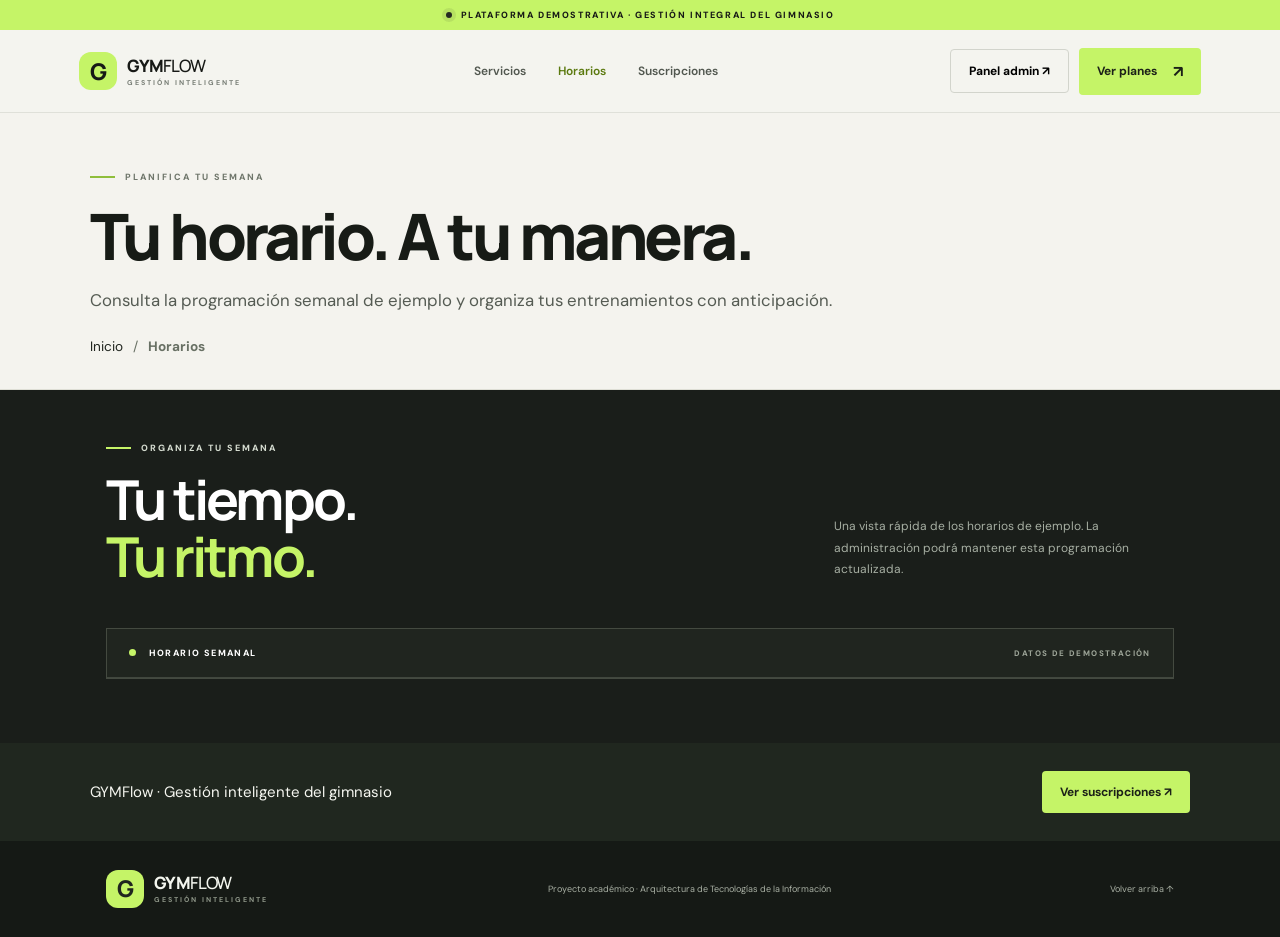
<file: horarios.html>
<!DOCTYPE html>
<html lang="es">
<head>
  <meta charset="UTF-8" />
  <meta name="viewport" content="width=device-width, initial-scale=1.0" />
  <meta name="description" content="Plataforma web demostrativa para la gestión integral de un gimnasio." />
  <title>GYMFlow | Gestión integral del gimnasio</title>
  <link rel="preconnect" href="https://fonts.googleapis.com">
  <link rel="preconnect" href="https://fonts.gstatic.com" crossorigin>
  <link href="https://fonts.googleapis.com/css2?family=DM+Sans:wght@400;500;600;700&family=Manrope:wght@400;500;600;700;800&display=swap" rel="stylesheet">
  <link rel="stylesheet" href="styles.css" />
</head>
<body>
  <div class="announcement"><span class="pulse"></span> PLATAFORMA DEMOSTRATIVA · GESTIÓN INTEGRAL DEL GIMNASIO</div>
  <header class="site-header">
    <a class="brand" href="#inicio" aria-label="GYMFlow inicio"><span class="brand-mark">G</span><span>GYM<span class="brand-light">FLOW</span><small>GESTIÓN INTELIGENTE</small></span></a>
    <button class="menu-toggle" id="menuToggle" aria-label="Abrir menú">☰</button>
    <nav id="mainNav">
      <a href="servicios.html">Servicios</a><a class="active-nav" aria-current="page" href="horarios.html">Horarios</a><a href="suscripciones.html">Suscripciones</a>
    </nav>
    <div class="header-actions"><button class="btn btn-ghost" id="adminToggle">Panel admin ↗</button><a class="btn btn-primary" href="suscripciones.html">Ver planes <span>↗</span></a></div>
  </header>

  <main class="subpage-main"><section class="subpage-intro"><div class="eyebrow dark-eyebrow"><span class="eyebrow-line"></span>PLANIFICA TU SEMANA</div><h1>Tu horario. A tu manera.</h1><p>Consulta la programación semanal de ejemplo y organiza tus entrenamientos con anticipación.</p><div class="breadcrumbs"><a href="index.html">Inicio</a><span>/</span><strong>Horarios</strong></div></section><section class="schedule-section" id="horarios">
      <div class="section-heading schedule-heading"><div><div class="eyebrow"><span class="eyebrow-line"></span> ORGANIZA TU SEMANA</div><h2>Tu tiempo.<br><em>Tu ritmo.</em></h2></div><p>Una vista rápida de los horarios de ejemplo. La administración podrá mantener esta programación actualizada.</p></div>
      <div class="schedule-wrap"><div class="schedule-top"><div><span class="schedule-dot"></span> HORARIO SEMANAL</div><span class="demo-label">DATOS DE DEMOSTRACIÓN</span></div><div class="schedule-table" id="scheduleTable"></div></div>
    </section><section class="subpage-next"><p>GYMFlow · Gestión inteligente del gimnasio</p><a class="btn btn-primary" href="suscripciones.html">Ver suscripciones ↗</a></section></main><footer><a class="brand footer-brand" href="#inicio"><span class="brand-mark">G</span><span>GYM<span class="brand-light">FLOW</span><small>GESTIÓN INTELIGENTE</small></span></a><p>Proyecto académico · Arquitectura de Tecnologías de la Información</p><a href="#inicio">Volver arriba ↑</a></footer>

  <div class="admin-overlay" id="adminOverlay" aria-hidden="true"><aside class="admin-panel"><div class="admin-header"><div><span class="eyebrow dark-eyebrow">ÁREA ADMINISTRATIVA</span><h2>Panel de control</h2><p>Vista demostrativa para administrar la información del gimnasio.</p></div><button class="close-admin" id="closeAdmin" aria-label="Cerrar panel">×</button></div><div class="admin-stats" id="adminStats"></div><div class="admin-tabs"><button class="admin-tab active" data-admin-tab="classes">Clases</button><button class="admin-tab" data-admin-tab="registrations">Inscripciones</button><button class="admin-tab" data-admin-tab="payments">Pagos</button></div><div id="adminContent"></div><div class="admin-warning">Demo local: los cambios se guardan en este navegador. No hay usuarios reales, servidor ni pagos conectados.</div></aside></div>
  <div class="modal-backdrop" id="modalBackdrop" aria-hidden="true"><div class="modal" role="dialog" aria-modal="true" aria-labelledby="modalTitle"><button class="modal-close" id="modalClose" aria-label="Cerrar">×</button><div class="eyebrow dark-eyebrow"><span class="eyebrow-line"></span> GYMFLOW</div><h2 id="modalTitle">Únete al gimnasio</h2><p id="modalDescription">Completa los datos para registrar una solicitud de demostración.</p><form id="signupForm"><input type="hidden" id="selectedItem" name="selectedItem"><input type="hidden" id="selectedType" name="selectedType"><label>Nombre completo<input name="name" required minlength="2" placeholder="Ej. Alex Torres"></label><label>Correo electrónico<input name="email" type="email" required placeholder="alex@correo.com"></label><label>Teléfono (opcional)<input name="phone" type="tel" placeholder="999 999 999"></label><label id="classSelectLabel">Clase de interés<select name="className" id="classSelect"><option value="">Selecciona una clase</option></select></label><button class="btn btn-primary btn-large full-width" type="submit" id="formSubmit">Registrar solicitud <span>↗</span></button><p class="form-note">Demostración académica: no se procesarán datos ni pagos en un servidor.</p></form></div></div>
  <div class="toast" id="toast" role="status" aria-live="polite"></div>
  <script src="app.js"></script>
</body>
</html>
</file>
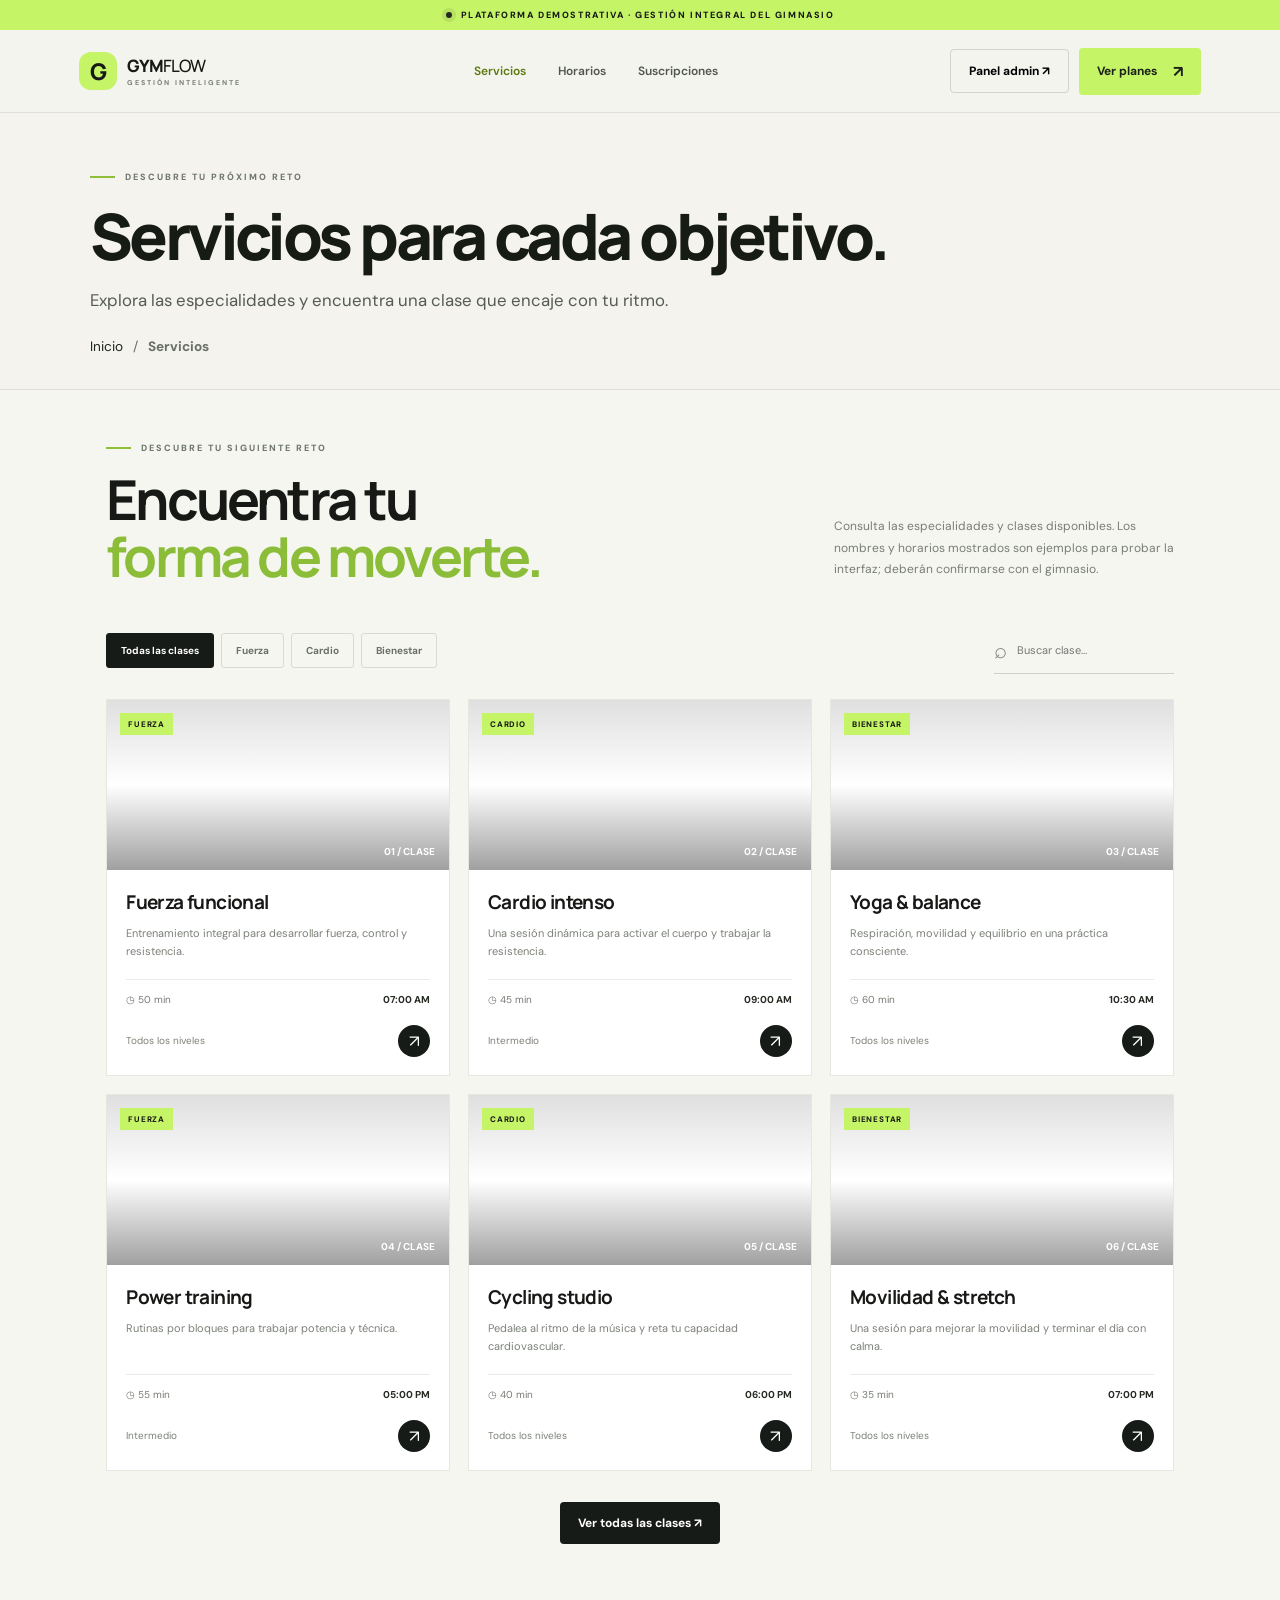
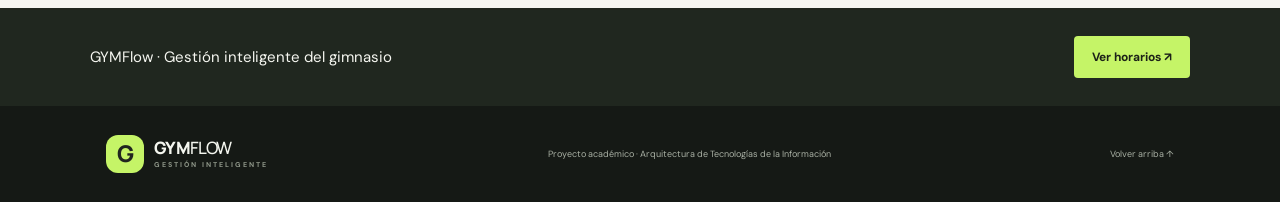
<file: servicios.html>
<!DOCTYPE html>
<html lang="es">
<head>
  <meta charset="UTF-8" />
  <meta name="viewport" content="width=device-width, initial-scale=1.0" />
  <meta name="description" content="Plataforma web demostrativa para la gestión integral de un gimnasio." />
  <title>GYMFlow | Gestión integral del gimnasio</title>
  <link rel="preconnect" href="https://fonts.googleapis.com">
  <link rel="preconnect" href="https://fonts.gstatic.com" crossorigin>
  <link href="https://fonts.googleapis.com/css2?family=DM+Sans:wght@400;500;600;700&family=Manrope:wght@400;500;600;700;800&display=swap" rel="stylesheet">
  <link rel="stylesheet" href="styles.css" />
</head>
<body>
  <div class="announcement"><span class="pulse"></span> PLATAFORMA DEMOSTRATIVA · GESTIÓN INTEGRAL DEL GIMNASIO</div>
  <header class="site-header">
    <a class="brand" href="#inicio" aria-label="GYMFlow inicio"><span class="brand-mark">G</span><span>GYM<span class="brand-light">FLOW</span><small>GESTIÓN INTELIGENTE</small></span></a>
    <button class="menu-toggle" id="menuToggle" aria-label="Abrir menú">☰</button>
    <nav id="mainNav">
      <a class="active-nav" aria-current="page" href="servicios.html">Servicios</a><a href="horarios.html">Horarios</a><a href="suscripciones.html">Suscripciones</a>
    </nav>
    <div class="header-actions"><button class="btn btn-ghost" id="adminToggle">Panel admin ↗</button><a class="btn btn-primary" href="suscripciones.html">Ver planes <span>↗</span></a></div>
  </header>

  <main class="subpage-main"><section class="subpage-intro"><div class="eyebrow dark-eyebrow"><span class="eyebrow-line"></span>DESCUBRE TU PRÓXIMO RETO</div><h1>Servicios para cada objetivo.</h1><p>Explora las especialidades y encuentra una clase que encaje con tu ritmo.</p><div class="breadcrumbs"><a href="index.html">Inicio</a><span>/</span><strong>Servicios</strong></div></section><section class="section section-light" id="servicios">
      <div class="section-heading"><div><div class="eyebrow dark-eyebrow"><span class="eyebrow-line"></span> DESCUBRE TU SIGUIENTE RETO</div><h2>Encuentra tu<br><em>forma de moverte.</em></h2></div><p>Consulta las especialidades y clases disponibles. Los nombres y horarios mostrados son ejemplos para probar la interfaz; deberán confirmarse con el gimnasio.</p></div>
      <div class="filter-row"><div class="filter-tabs" id="classFilters"><button class="filter active" data-filter="Todas">Todas las clases</button><button class="filter" data-filter="Fuerza">Fuerza</button><button class="filter" data-filter="Cardio">Cardio</button><button class="filter" data-filter="Bienestar">Bienestar</button></div><label class="search-box"><span>⌕</span><input id="classSearch" type="search" placeholder="Buscar clase..." aria-label="Buscar clase"></label></div>
      <div class="class-grid" id="classGrid"></div>
      <div class="center-action"><button class="btn btn-dark" id="showAllClasses">Ver todas las clases <span>↗</span></button></div>
    </section><section class="subpage-next"><p>GYMFlow · Gestión inteligente del gimnasio</p><a class="btn btn-primary" href="horarios.html">Ver horarios ↗</a></section></main><footer><a class="brand footer-brand" href="#inicio"><span class="brand-mark">G</span><span>GYM<span class="brand-light">FLOW</span><small>GESTIÓN INTELIGENTE</small></span></a><p>Proyecto académico · Arquitectura de Tecnologías de la Información</p><a href="#inicio">Volver arriba ↑</a></footer>

  <div class="admin-overlay" id="adminOverlay" aria-hidden="true"><aside class="admin-panel"><div class="admin-header"><div><span class="eyebrow dark-eyebrow">ÁREA ADMINISTRATIVA</span><h2>Panel de control</h2><p>Vista demostrativa para administrar la información del gimnasio.</p></div><button class="close-admin" id="closeAdmin" aria-label="Cerrar panel">×</button></div><div class="admin-stats" id="adminStats"></div><div class="admin-tabs"><button class="admin-tab active" data-admin-tab="classes">Clases</button><button class="admin-tab" data-admin-tab="registrations">Inscripciones</button><button class="admin-tab" data-admin-tab="payments">Pagos</button></div><div id="adminContent"></div><div class="admin-warning">Demo local: los cambios se guardan en este navegador. No hay usuarios reales, servidor ni pagos conectados.</div></aside></div>
  <div class="modal-backdrop" id="modalBackdrop" aria-hidden="true"><div class="modal" role="dialog" aria-modal="true" aria-labelledby="modalTitle"><button class="modal-close" id="modalClose" aria-label="Cerrar">×</button><div class="eyebrow dark-eyebrow"><span class="eyebrow-line"></span> GYMFLOW</div><h2 id="modalTitle">Únete al gimnasio</h2><p id="modalDescription">Completa los datos para registrar una solicitud de demostración.</p><form id="signupForm"><input type="hidden" id="selectedItem" name="selectedItem"><input type="hidden" id="selectedType" name="selectedType"><label>Nombre completo<input name="name" required minlength="2" placeholder="Ej. Alex Torres"></label><label>Correo electrónico<input name="email" type="email" required placeholder="alex@correo.com"></label><label>Teléfono (opcional)<input name="phone" type="tel" placeholder="999 999 999"></label><label id="classSelectLabel">Clase de interés<select name="className" id="classSelect"><option value="">Selecciona una clase</option></select></label><button class="btn btn-primary btn-large full-width" type="submit" id="formSubmit">Registrar solicitud <span>↗</span></button><p class="form-note">Demostración académica: no se procesarán datos ni pagos en un servidor.</p></form></div></div>
  <div class="toast" id="toast" role="status" aria-live="polite"></div>
  <script src="app.js"></script>
</body>
</html>
</file>
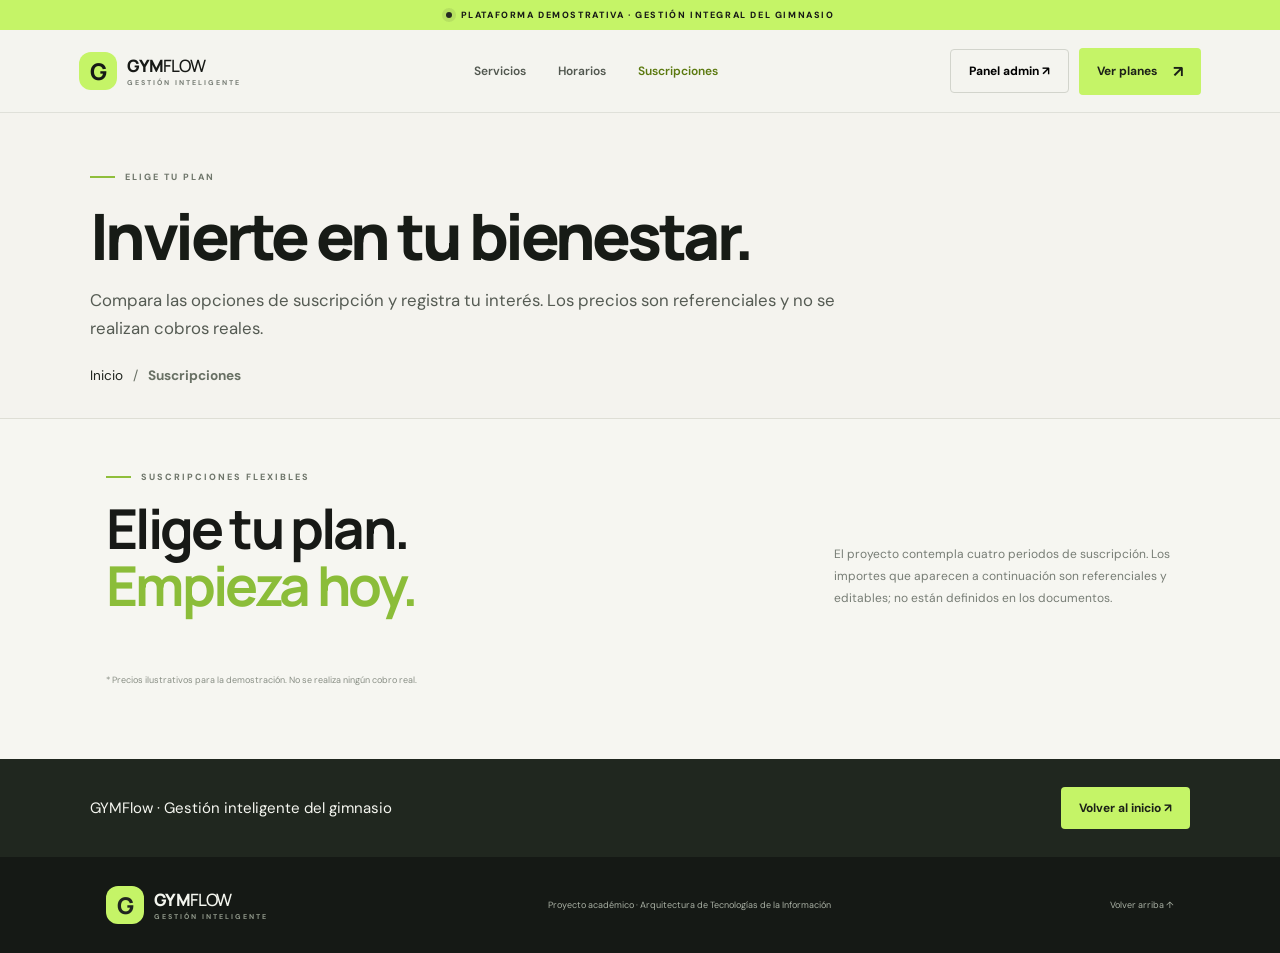
<file: suscripciones.html>
<!DOCTYPE html>
<html lang="es">
<head>
  <meta charset="UTF-8" />
  <meta name="viewport" content="width=device-width, initial-scale=1.0" />
  <meta name="description" content="Plataforma web demostrativa para la gestión integral de un gimnasio." />
  <title>GYMFlow | Gestión integral del gimnasio</title>
  <link rel="preconnect" href="https://fonts.googleapis.com">
  <link rel="preconnect" href="https://fonts.gstatic.com" crossorigin>
  <link href="https://fonts.googleapis.com/css2?family=DM+Sans:wght@400;500;600;700&family=Manrope:wght@400;500;600;700;800&display=swap" rel="stylesheet">
  <link rel="stylesheet" href="styles.css" />
</head>
<body>
  <div class="announcement"><span class="pulse"></span> PLATAFORMA DEMOSTRATIVA · GESTIÓN INTEGRAL DEL GIMNASIO</div>
  <header class="site-header">
    <a class="brand" href="#inicio" aria-label="GYMFlow inicio"><span class="brand-mark">G</span><span>GYM<span class="brand-light">FLOW</span><small>GESTIÓN INTELIGENTE</small></span></a>
    <button class="menu-toggle" id="menuToggle" aria-label="Abrir menú">☰</button>
    <nav id="mainNav">
      <a href="servicios.html">Servicios</a><a href="horarios.html">Horarios</a><a class="active-nav" aria-current="page" href="suscripciones.html">Suscripciones</a>
    </nav>
    <div class="header-actions"><button class="btn btn-ghost" id="adminToggle">Panel admin ↗</button><a class="btn btn-primary" href="suscripciones.html">Ver planes <span>↗</span></a></div>
  </header>

  <main class="subpage-main"><section class="subpage-intro"><div class="eyebrow dark-eyebrow"><span class="eyebrow-line"></span>ELIGE TU PLAN</div><h1>Invierte en tu bienestar.</h1><p>Compara las opciones de suscripción y registra tu interés. Los precios son referenciales y no se realizan cobros reales.</p><div class="breadcrumbs"><a href="index.html">Inicio</a><span>/</span><strong>Suscripciones</strong></div></section><section class="section section-light plans-section" id="planes">
      <div class="section-heading"><div><div class="eyebrow dark-eyebrow"><span class="eyebrow-line"></span> SUSCRIPCIONES FLEXIBLES</div><h2>Elige tu plan.<br><em>Empieza hoy.</em></h2></div><p>El proyecto contempla cuatro periodos de suscripción. Los importes que aparecen a continuación son referenciales y editables; no están definidos en los documentos.</p></div>
      <div class="plan-grid" id="planGrid"></div>
      <p class="fine-print">* Precios ilustrativos para la demostración. No se realiza ningún cobro real.</p>
    </section><section class="subpage-next"><p>GYMFlow · Gestión inteligente del gimnasio</p><a class="btn btn-primary" href="index.html">Volver al inicio ↗</a></section></main><footer><a class="brand footer-brand" href="#inicio"><span class="brand-mark">G</span><span>GYM<span class="brand-light">FLOW</span><small>GESTIÓN INTELIGENTE</small></span></a><p>Proyecto académico · Arquitectura de Tecnologías de la Información</p><a href="#inicio">Volver arriba ↑</a></footer>

  <div class="admin-overlay" id="adminOverlay" aria-hidden="true"><aside class="admin-panel"><div class="admin-header"><div><span class="eyebrow dark-eyebrow">ÁREA ADMINISTRATIVA</span><h2>Panel de control</h2><p>Vista demostrativa para administrar la información del gimnasio.</p></div><button class="close-admin" id="closeAdmin" aria-label="Cerrar panel">×</button></div><div class="admin-stats" id="adminStats"></div><div class="admin-tabs"><button class="admin-tab active" data-admin-tab="classes">Clases</button><button class="admin-tab" data-admin-tab="registrations">Inscripciones</button><button class="admin-tab" data-admin-tab="payments">Pagos</button></div><div id="adminContent"></div><div class="admin-warning">Demo local: los cambios se guardan en este navegador. No hay usuarios reales, servidor ni pagos conectados.</div></aside></div>
  <div class="modal-backdrop" id="modalBackdrop" aria-hidden="true"><div class="modal" role="dialog" aria-modal="true" aria-labelledby="modalTitle"><button class="modal-close" id="modalClose" aria-label="Cerrar">×</button><div class="eyebrow dark-eyebrow"><span class="eyebrow-line"></span> GYMFLOW</div><h2 id="modalTitle">Únete al gimnasio</h2><p id="modalDescription">Completa los datos para registrar una solicitud de demostración.</p><form id="signupForm"><input type="hidden" id="selectedItem" name="selectedItem"><input type="hidden" id="selectedType" name="selectedType"><label>Nombre completo<input name="name" required minlength="2" placeholder="Ej. Alex Torres"></label><label>Correo electrónico<input name="email" type="email" required placeholder="alex@correo.com"></label><label>Teléfono (opcional)<input name="phone" type="tel" placeholder="999 999 999"></label><label id="classSelectLabel">Clase de interés<select name="className" id="classSelect"><option value="">Selecciona una clase</option></select></label><button class="btn btn-primary btn-large full-width" type="submit" id="formSubmit">Registrar solicitud <span>↗</span></button><p class="form-note">Demostración académica: no se procesarán datos ni pagos en un servidor.</p></form></div></div>
  <div class="toast" id="toast" role="status" aria-live="polite"></div>
  <script src="app.js"></script>
</body>
</html>
</file>
<file: styles.css>
:root{--ink:#171916;--muted:#777d75;--paper:#f4f4ef;--white:#fff;--lime:#c5f467;--lime-dark:#a9dc43;--line:#dedfd7;--dark:#171b17;--font:'DM Sans',sans-serif;--display:'Manrope',sans-serif}*{box-sizing:border-box}html{scroll-behavior:smooth;scroll-padding-top:90px}body{margin:0;background:var(--paper);color:var(--ink);font-family:var(--font);font-size:15px}a{color:inherit;text-decoration:none}button,input,select{font:inherit}button{cursor:pointer}.announcement{height:30px;background:var(--lime);display:flex;align-items:center;justify-content:center;gap:9px;font-size:9px;letter-spacing:1.6px;font-weight:800}.pulse{height:6px;width:6px;background:#252a21;border-radius:50%;box-shadow:0 0 0 4px #252a2117}.site-header{height:83px;display:flex;align-items:center;justify-content:space-between;padding:0 6.2%;background:var(--paper);position:sticky;top:0;z-index:30;border-bottom:1px solid #dfe0d9}.brand{display:flex;align-items:center;gap:10px;font-family:var(--display);font-size:17px;line-height:1;font-weight:800;letter-spacing:-.8px}.brand-mark{display:grid;place-items:center;background:var(--lime);width:38px;height:38px;border-radius:12px;font-size:23px}.brand-light{font-weight:500}.brand small{display:block;font-family:var(--font);font-size:7px;letter-spacing:2px;margin-top:5px;color:#777d75;font-weight:700}.site-header nav{display:flex;gap:32px;font-size:12px;font-weight:600;color:#51574f}.site-header nav a:hover,.text-link:hover{color:#769d31}.header-actions{display:flex;gap:10px;align-items:center}.btn{border:0;display:inline-flex;align-items:center;justify-content:center;gap:16px;font-size:12px;font-weight:700;padding:13px 18px;border-radius:4px;transition:transform .2s,background .2s}.btn:hover{transform:translateY(-2px)}.btn-primary{background:var(--lime);color:#1c2118}.btn-primary:hover{background:#d2ff81}.btn-primary span,.btn-dark span{font-size:16px}.btn-ghost{background:transparent;border:1px solid #d2d4cc}.btn-dark{background:var(--dark);color:white}.btn-large{padding:16px 21px}.menu-toggle{display:none;background:none;border:0;font-size:24px}.hero{position:relative;min-height:590px;background:var(--dark);color:#f8f8f2;padding:75px 8.3% 55px;display:grid;grid-template-columns:1fr 1fr;gap:6%;overflow:hidden}.hero-grid{position:absolute;inset:0;opacity:.09;background-image:linear-gradient(#b5c1ad 1px,transparent 1px),linear-gradient(90deg,#b5c1ad 1px,transparent 1px);background-size:56px 56px;mask-image:linear-gradient(90deg,transparent,black)}.hero-copy{position:relative;z-index:1;padding-top:13px}.eyebrow{display:flex;align-items:center;gap:10px;font-size:9px;font-weight:800;letter-spacing:2px;color:#d5dcd0}.eyebrow-line{width:25px;height:2px;background:var(--lime);display:inline-block}.hero h1,.section h2,.schedule-section h2,.process-section h2,.architecture-section h2,.cta-section h2{font-family:var(--display);font-size:clamp(42px,5vw,68px);letter-spacing:-3.8px;line-height:1.04;margin:24px 0 20px;font-weight:700}.hero h1 em,.section h2 em,.schedule-section h2 em,.process-section h2 em,.architecture-section h2 em,.cta-section h2 em{font-style:normal;color:var(--lime)}.hero-copy>p{color:#aeb6ab;max-width:425px;line-height:1.8;font-size:13px}.hero-actions{display:flex;align-items:center;gap:27px;margin-top:29px}.text-link{font-size:11px;font-weight:700;color:#e6e9e1}.text-link span{margin-left:6px;color:var(--lime)}.hero-proof{display:flex;align-items:center;gap:13px;margin-top:47px}.avatar-stack{display:flex;padding-left:2px}.avatar-stack span{width:28px;height:28px;border-radius:50%;border:2px solid var(--dark);margin-left:-5px;background:#d5a27e;color:#2b2d27;display:grid;place-items:center;font-size:9px;font-weight:800}.avatar-stack span:nth-child(2){background:#b9d6a0}.avatar-stack span:nth-child(3){background:#e5d5ae}.hero-proof strong,.hero-proof small{display:block}.hero-proof strong{font-size:10px}.hero-proof small{font-size:9px;color:#a2aaa0;margin-top:4px}.hero-visual{position:relative;min-height:405px}.hero-image{position:absolute;inset:0 4% 15px 4%;border-radius:3px;background:linear-gradient(180deg,#1a1e1b00 45%,#141714ad 100%),url('https://images.unsplash.com/photo-1534438327276-14e5300c3a48?auto=format&fit=crop&w=1200&q=85') center/cover;filter:saturate(.75)}.hero-image:after{content:'';position:absolute;inset:0;border:1px solid #ffffff20}.floating-card{position:absolute;z-index:2;background:#f7f8f1;color:var(--ink);display:flex;align-items:center;gap:12px;padding:13px 16px;box-shadow:0 12px 35px #0003}.card-top{top:40px;left:-20px}.card-bottom{right:-5px;bottom:47px}.float-icon{width:32px;height:32px;display:grid;place-items:center;border-radius:50%;font-size:17px}.lime{background:var(--lime)}.floating-card small,.floating-card strong{display:block}.floating-card small{font-size:7px;letter-spacing:1px;color:#777d75;font-weight:800}.floating-card strong{font-size:11px;margin-top:5px}.mini-chart{height:27px;display:flex;align-items:end;gap:3px}.mini-chart i{display:block;width:4px;background:#b9e75d;height:40%;border-radius:3px}.mini-chart i:nth-child(2){height:65%}.mini-chart i:nth-child(3){height:50%}.mini-chart i:nth-child(4){height:95%}.mini-chart i:nth-child(5){height:65%}.mini-chart i:nth-child(6){height:80%}.mini-chart i:nth-child(7){height:100%}.hero-stamp{position:absolute;right:-19px;top:45%;background:var(--lime);color:#1c2118;width:92px;height:92px;border-radius:50%;display:flex;flex-direction:column;align-items:center;justify-content:center;transform:rotate(10deg);box-shadow:0 8px 22px #0003}.hero-stamp span{font-size:9px;font-weight:800;letter-spacing:2px}.hero-stamp strong{font-family:var(--display);font-size:20px;letter-spacing:-1px}.hero-stamp small{font-size:5px;letter-spacing:.8px;margin-top:4px}.hero-bottom-label{position:absolute;bottom:20px;left:8.3%;right:8.3%;display:flex;justify-content:space-between;color:#899186;font-size:8px;letter-spacing:1.5px}.metrics{display:grid;grid-template-columns:repeat(4,1fr);padding:31px 8.3%;gap:20px;background:#e9eae3;border-bottom:1px solid #dedfd7}.metrics>div{position:relative;padding-left:39px}.metric-number{position:absolute;left:0;top:1px;color:#9ca296;font-size:10px;font-weight:700}.metrics strong,.metrics small{display:block}.metrics strong{font-size:12px}.metrics small{font-size:10px;color:#7d837a;margin-top:6px}.section{padding:95px 8.3%}.section-light{background:#f6f6f1}.section-heading{display:flex;align-items:end;justify-content:space-between;gap:35px;margin-bottom:42px}.section h2,.schedule-section h2,.process-section h2,.architecture-section h2,.cta-section h2{font-size:clamp(38px,4.3vw,56px);letter-spacing:-2.8px;margin:17px 0 0}.dark-eyebrow{color:#6f766b}.dark-eyebrow .eyebrow-line{background:#8fbe3b}.section h2 em,.architecture-section h2 em{color:#8bbd39}.section-heading>p{max-width:340px;color:#777d75;font-size:12px;line-height:1.8;margin:0 0 5px}.filter-row{display:flex;justify-content:space-between;align-items:center;margin-bottom:25px;gap:18px}.filter-tabs{display:flex;gap:7px;flex-wrap:wrap}.filter{background:transparent;border:1px solid #d9dbd2;color:#697065;padding:10px 14px;border-radius:3px;font-size:10px;font-weight:700}.filter.active,.filter:hover{background:var(--dark);color:white;border-color:var(--dark)}.search-box{display:flex;align-items:center;gap:8px;border-bottom:1px solid #cfd2c8;padding:8px 0;min-width:180px;color:#7e847b}.search-box span{font-size:22px}.search-box input{border:0;background:transparent;outline:0;width:100%;font-size:11px}.class-grid{display:grid;grid-template-columns:repeat(3,1fr);gap:18px}.class-card{background:white;border:1px solid #e6e7df;min-width:0;transition:transform .25s,box-shadow .25s}.class-card:hover{transform:translateY(-4px);box-shadow:0 15px 32px #20251a0d}.class-image{height:170px;background-size:cover;background-position:center;position:relative}.class-image:after{content:'';position:absolute;inset:0;background:linear-gradient(180deg,#1112,transparent 50%,#1116)}.class-category{position:absolute;z-index:1;top:13px;left:13px;background:var(--lime);padding:6px 8px;font-size:8px;font-weight:800;letter-spacing:.8px;text-transform:uppercase}.class-number{position:absolute;z-index:1;right:14px;bottom:12px;color:white;font-size:10px;font-weight:700}.class-body{padding:19px}.class-body h3{font-family:var(--display);font-size:19px;letter-spacing:-.6px;margin:0 0 9px}.class-body p{color:#7b8178;font-size:11px;line-height:1.7;min-height:38px;margin:0 0 17px}.class-meta{display:flex;justify-content:space-between;border-top:1px solid #ecece6;padding-top:13px;color:#747a70;font-size:10px}.class-meta strong{color:#252a23}.class-footer{display:flex;align-items:center;justify-content:space-between;padding:0 19px 18px}.class-footer span{font-size:10px;color:#7c8278}.class-footer button{border:0;background:var(--dark);color:white;width:32px;height:32px;border-radius:50%;font-size:17px}.center-action{text-align:center;margin-top:31px}.schedule-section{background:#1a1e1a;color:white;padding:88px 8.3% 96px}.schedule-heading>p{color:#a7afa3}.schedule-section h2 em,.process-section h2 em,.cta-section h2 em{color:var(--lime)}.schedule-wrap{border:1px solid #444a40;background:#20251f}.schedule-top{display:flex;justify-content:space-between;align-items:center;padding:18px 22px;border-bottom:1px solid #41473e;font-size:9px;letter-spacing:1.4px;font-weight:800}.schedule-dot{display:inline-block;width:7px;height:7px;border-radius:50%;background:var(--lime);margin-right:9px}.demo-label{color:#9da598;font-size:8px}.schedule-table{display:grid;grid-template-columns:100px repeat(5,1fr);overflow:auto}.schedule-cell{min-height:75px;padding:12px 10px;border-right:1px solid #363c34;border-bottom:1px solid #363c34;font-size:10px}.schedule-cell.head{min-height:45px;color:#a8afa2;font-size:9px;font-weight:800;letter-spacing:.8px}.schedule-cell.time{color:#9ca497;font-size:9px}.schedule-class{background:#30392d;border-left:2px solid var(--lime);padding:8px;margin:0 0 5px}.schedule-class strong{display:block;color:#e8eee1;font-size:9px}.schedule-class small{display:block;color:#aeb9a6;font-size:8px;margin-top:4px}.schedule-empty{color:#4e554b}.plan-grid{display:grid;grid-template-columns:repeat(4,1fr);gap:14px}.plan-card{border:1px solid #dfe1d7;background:#fff;padding:25px 21px 22px;position:relative;min-height:260px;display:flex;flex-direction:column}.plan-card.featured{background:var(--dark);color:white;border-color:var(--dark)}.plan-badge{position:absolute;top:0;right:0;background:var(--lime);color:#22271e;font-size:7px;letter-spacing:1px;font-weight:800;padding:7px 9px}.plan-period{font-size:9px;letter-spacing:1.4px;text-transform:uppercase;color:#7b8277;font-weight:800}.featured .plan-period{color:#b8c1b1}.plan-card h3{font-family:var(--display);font-size:21px;margin:14px 0 8px;letter-spacing:-.8px}.plan-price{font-family:var(--display);font-weight:800;font-size:31px;letter-spacing:-1.5px;margin:9px 0 4px}.plan-price small{font-family:var(--font);font-size:10px;letter-spacing:0;font-weight:500;color:#81877d}.plan-card p{font-size:10px;color:#7b8278;line-height:1.7;margin:8px 0 22px}.featured p{color:#b4bcb0}.plan-card .btn{margin-top:auto;width:100%;padding:12px}.featured .btn{background:var(--lime);color:#20251d}.fine-print{color:#898f85;font-size:9px;margin-top:18px}.process-section{background:#e8eae2;padding:92px 8.3%;display:grid;grid-template-columns:.85fr 1.15fr;gap:9%;align-items:center}.process-copy>p{font-size:12px;line-height:1.8;color:#777d74;max-width:320px;margin:23px 0 27px}.process-steps{border-top:1px solid #cdd1c6}.process-step{display:grid;grid-template-columns:42px 1fr 20px;gap:14px;align-items:start;padding:21px 0;border-bottom:1px solid #cdd1c6}.process-step>span{font-size:10px;color:#879080;font-weight:800}.process-step strong{font-family:var(--display);font-size:14px}.process-step p{margin:6px 0 0;font-size:10px;color:#7c8278;line-height:1.7}.process-step>b{font-weight:400;color:#8bbd39}.architecture-section{background:#20251f;color:#f5f7ef}.architecture-section .section-heading>p{color:#aab1a5}.architecture-section h2 em{color:var(--lime)}.architecture-flow{display:flex;align-items:stretch;gap:10px;margin-top:43px}.arch-node{background:#2a3028;border:1px solid #424a3e;padding:20px 15px;flex:1;min-width:0;position:relative}.arch-node.arch-user{border-color:#819d52}.arch-icon{display:grid;place-items:center;background:var(--lime);color:#20251f;width:30px;height:30px;border-radius:7px;font-size:17px;margin-bottom:22px}.aws-tag{display:inline-block;font-size:8px;font-weight:800;color:#d6e7b9;background:#4a5b39;padding:5px 7px;border-radius:3px;margin-bottom:20px}.arch-node>small{display:block;font-size:7px;letter-spacing:1px;color:#a4aea0;font-weight:800;line-height:1.5}.arch-node strong{display:block;font-family:var(--display);font-size:13px;margin-top:8px;line-height:1.4}.arch-node p{font-size:9px;color:#aab1a5;line-height:1.6;margin:8px 0 0}.arch-arrow{align-self:center;color:var(--lime);font-size:20px}.arch-support{display:grid;grid-template-columns:repeat(4,1fr);gap:12px;margin-top:14px}.arch-support>div{display:flex;gap:11px;padding:17px 12px;background:#292f27;border:1px solid #3b4337}.support-icon{flex-shrink:0;width:27px;height:27px;display:grid;place-items:center;border-radius:6px;background:#414b37;color:var(--lime)}.arch-support strong,.arch-support small{display:block}.arch-support strong{font-size:10px}.arch-support small{font-size:9px;color:#a5aea0;line-height:1.6;margin-top:5px}.architecture-note{display:flex;align-items:start;gap:11px;margin-top:20px;padding:14px 16px;border:1px solid #3b4337;color:#aeb7a8}.architecture-note>span{width:18px;height:18px;border-radius:50%;background:#3e4b34;color:var(--lime);display:grid;place-items:center;font-size:10px;flex-shrink:0}.architecture-note p{margin:0;font-size:10px;line-height:1.7}.architecture-note strong{color:#edf2e6}.cta-section{position:relative;overflow:hidden;background:var(--lime);color:#1b2118;padding:85px 8.3%;min-height:360px}.cta-section .eyebrow{color:#46523a}.cta-section .eyebrow-line{background:#1d2419}.cta-section h2{font-size:clamp(42px,5vw,62px);margin-top:20px}.cta-section h2 em{color:#526d2b}.cta-section p{font-size:12px;color:#4c5940;margin:17px 0 26px}.cta-section .btn-primary{background:#20261e;color:white}.cta-orbit{position:absolute;border:1px solid #6d8d3e5c;border-radius:50%;width:470px;height:470px;right:7%;top:-55px}.orbit-two{width:330px;height:330px;right:12%;top:15px}.cta-mark{position:absolute;right:18%;top:32%;font-family:var(--display);font-size:95px;letter-spacing:-8px;font-weight:800;transform:rotate(-12deg);color:#20251f15}.cta-mark span{font-size:30px;vertical-align:top;color:#20251f5c}footer{padding:29px 8.3%;display:flex;align-items:center;justify-content:space-between;background:#151915;color:#a9b0a4}footer p,footer>a:last-child{font-size:9px;color:#a9b0a4}.footer-brand{color:#f4f6ef}.footer-brand .brand-mark{color:#20251f}.footer-brand small{color:#90988a}.admin-overlay,.modal-backdrop{position:fixed;inset:0;background:#11160f99;z-index:60;opacity:0;visibility:hidden;transition:.25s}.admin-overlay.open,.modal-backdrop.open{opacity:1;visibility:visible}.admin-panel{position:absolute;right:0;top:0;height:100%;width:min(560px,100%);background:#f6f6f1;padding:30px;overflow:auto;transform:translateX(30px);transition:.25s}.admin-overlay.open .admin-panel{transform:translateX(0)}.admin-header{display:flex;justify-content:space-between;gap:20px}.admin-header h2,.modal h2{font-family:var(--display);font-size:30px;letter-spacing:-1.4px;margin:11px 0}.admin-header p,.modal>p{font-size:11px;color:#7b8277;line-height:1.7}.close-admin,.modal-close{border:0;background:#e7e9e0;width:35px;height:35px;border-radius:50%;font-size:22px;flex-shrink:0}.admin-stats{display:grid;grid-template-columns:repeat(3,1fr);gap:10px;margin:25px 0}.admin-stat{background:white;border:1px solid #e1e3da;padding:15px}.admin-stat strong{display:block;font-family:var(--display);font-size:23px}.admin-stat small{display:block;font-size:9px;color:#7a8176;margin-top:4px}.admin-tabs{display:flex;border-bottom:1px solid #d9dcd2;gap:20px}.admin-tab{padding:12px 0;border:0;border-bottom:2px solid transparent;background:none;color:#858b80;font-size:11px;font-weight:700}.admin-tab.active{border-color:#8cba3d;color:#22271f}.admin-content-title{display:flex;justify-content:space-between;align-items:center;margin:20px 0 12px}.admin-content-title h3{font-family:var(--display);font-size:17px}.small-action{background:var(--lime);border:0;padding:9px 11px;font-size:10px;font-weight:800;border-radius:3px}.admin-list-item{display:flex;align-items:center;justify-content:space-between;gap:12px;background:white;border:1px solid #e2e4dc;padding:13px;margin-bottom:8px}.admin-list-item strong,.admin-list-item small{display:block}.admin-list-item strong{font-size:11px}.admin-list-item small{font-size:9px;color:#7d8379;margin-top:4px}.item-actions{display:flex;gap:6px}.item-actions button{border:1px solid #dedfd7;background:white;border-radius:3px;padding:6px 8px;font-size:9px}.item-actions .delete{color:#a73b2d}.admin-warning{font-size:9px;line-height:1.7;background:#ebeee5;padding:12px;margin-top:25px;color:#73796e}.modal-backdrop{display:grid;place-items:center;padding:18px;overflow:auto}.modal{position:relative;background:#f7f7f2;width:min(470px,100%);padding:34px;max-height:95vh;overflow:auto;transform:translateY(12px);transition:.25s}.modal-backdrop.open .modal{transform:translateY(0)}.modal-close{position:absolute;right:18px;top:18px}.modal h2{font-size:28px}.modal form{margin-top:22px}.modal label{display:block;font-size:10px;font-weight:800;color:#51584d;margin-bottom:13px}.modal input,.modal select{display:block;width:100%;margin-top:7px;border:1px solid #d9dcd2;background:white;padding:12px;font-size:11px;outline:none;border-radius:2px}.modal input:focus,.modal select:focus{border-color:#8ebc40}.full-width{width:100%;margin-top:6px}.form-note{font-size:9px;color:#858b80;line-height:1.6;text-align:center}.toast{position:fixed;bottom:22px;left:50%;transform:translate(-50%,20px);background:#1b2119;color:#f5f7ef;border-left:3px solid var(--lime);padding:13px 18px;font-size:11px;z-index:100;opacity:0;visibility:hidden;transition:.25s;box-shadow:0 12px 35px #0002;max-width:90vw}.toast.show{opacity:1;visibility:visible;transform:translate(-50%,0)}.empty-state{padding:22px;text-align:center;font-size:11px;color:#7c8278;background:#fff;border:1px dashed #d4d8cc}.admin-form{display:grid;grid-template-columns:1fr 1fr;gap:8px;margin-bottom:16px}.admin-form input,.admin-form select{min-width:0;padding:10px;border:1px solid #d9dcd2;background:white;font-size:10px}.admin-form button{grid-column:1/-1}
@media(max-width:1000px){.site-header{padding:0 4%}.site-header nav{gap:17px}.hero{padding-left:6%;padding-right:6%;gap:4%}.hero-bottom-label{left:6%;right:6%}.section,.schedule-section,.process-section,.architecture-section{padding-left:6%;padding-right:6%}.metrics{padding-left:6%;padding-right:6%}.class-grid{gap:12px}.class-image{height:145px}.plan-card{padding:22px 15px}.architecture-flow{gap:6px}.arch-node{padding:15px 10px}.arch-support{gap:8px}.arch-support>div{padding:13px 9px}.cta-section,footer{padding-left:6%;padding-right:6%}}@media(max-width:760px){.announcement{font-size:7px;letter-spacing:1px}.site-header{height:70px}.menu-toggle{display:block;order:3}.site-header nav{display:none;position:absolute;top:69px;left:0;right:0;background:var(--paper);padding:20px 6%;border-bottom:1px solid var(--line);flex-direction:column;gap:20px}.site-header nav.open{display:flex}.header-actions{margin-left:auto;margin-right:13px}.header-actions .btn-ghost{display:none}.header-actions .btn{padding:10px 12px;font-size:10px}.brand{font-size:15px}.brand-mark{width:34px;height:34px}.hero{grid-template-columns:1fr;padding:54px 7% 65px;gap:30px}.hero h1{font-size:55px}.hero-visual{min-height:350px;margin:0 5%}.hero-bottom-label{left:7%;right:7%;font-size:7px}.metrics{grid-template-columns:1fr 1fr;padding:25px 7%;row-gap:25px}.section,.schedule-section,.process-section,.architecture-section{padding:67px 7%}.section-heading{display:block;margin-bottom:30px}.section-heading>p{margin-top:19px;max-width:500px}.section h2,.schedule-section h2,.process-section h2,.architecture-section h2{font-size:44px}.filter-row{align-items:stretch;flex-direction:column}.search-box{max-width:280px}.class-grid{grid-template-columns:1fr 1fr}.class-image{height:150px}.class-body{padding:15px}.class-body h3{font-size:17px}.class-body p{font-size:10px}.class-footer{padding:0 15px 15px}.plan-grid{grid-template-columns:1fr 1fr}.plan-card{min-height:250px}.process-section{grid-template-columns:1fr;gap:40px}.architecture-flow{flex-direction:column}.arch-node{padding:18px}.arch-arrow{transform:rotate(90deg);align-self:center}.arch-support{grid-template-columns:1fr 1fr}.cta-section{padding:67px 7%;min-height:390px}.cta-orbit{right:-40%;opacity:.8}.cta-mark{right:10%;top:55%;font-size:65px}footer{padding:25px 7%;flex-wrap:wrap;gap:15px}footer p{order:3;width:100%;margin:0}.schedule-table{grid-template-columns:75px repeat(5,minmax(85px,1fr))}.schedule-wrap{overflow:hidden}.schedule-table{overflow-x:auto}.schedule-cell{padding:9px 7px}.schedule-top{padding:15px}.admin-panel{padding:22px}.modal{padding:27px 22px}}@media(max-width:440px){.hero h1{font-size:48px}.hero-actions{gap:15px;flex-wrap:wrap}.hero-actions .btn{padding:13px}.hero-proof{margin-top:34px}.hero-visual{min-height:300px;margin:0 2%}.card-top{left:-14px;top:25px}.card-bottom{right:-13px;bottom:30px}.hero-stamp{width:75px;height:75px;right:-20px}.hero-stamp strong{font-size:16px}.class-grid{grid-template-columns:1fr}.class-image{height:190px}.class-body p{min-height:0}.plan-grid{grid-template-columns:1fr}.plan-card{min-height:230px}.arch-support{grid-template-columns:1fr}.admin-stats{gap:5px}.admin-stat{padding:10px}.admin-stat strong{font-size:19px}.admin-stat small{font-size:8px}.admin-form{grid-template-columns:1fr}.admin-form button{grid-column:auto}.footer-brand{margin-right:15px}footer>a:last-child{margin-left:auto}}

/* Subpáginas independientes */
.subpage-intro{padding:58px max(7vw,24px) 34px;background:#f4f3ee;color:#171b16;border-bottom:1px solid #deded5}.subpage-intro h1{font-family:Manrope,sans-serif;font-size:clamp(2.5rem,5vw,4.5rem);line-height:1.03;letter-spacing:-.055em;max-width:850px;margin:20px 0 16px;font-weight:800}.subpage-intro p{font-size:1.05rem;line-height:1.7;max-width:760px;color:#555b53}.breadcrumbs{display:flex;gap:10px;align-items:center;margin-top:24px;font-size:.85rem;color:#687064}.breadcrumbs a{color:#20251f;text-decoration:none}.active-nav{color:#5b790f!important}.subpage-next{padding:28px max(7vw,24px);background:#20271f;color:#f6f7f1;display:flex;justify-content:space-between;align-items:center;gap:20px}.subpage-next p{margin:0}.subpage-main .section,.subpage-main .schedule-section{padding-top:52px;padding-bottom:64px}@media(max-width:700px){.subpage-intro{padding-top:38px}.subpage-next{align-items:flex-start;flex-direction:column}}
</file>
<file: gym-web/styles.css>
:root{--ink:#171916;--muted:#777d75;--paper:#f4f4ef;--white:#fff;--lime:#c5f467;--lime-dark:#a9dc43;--line:#dedfd7;--dark:#171b17;--font:'DM Sans',sans-serif;--display:'Manrope',sans-serif}*{box-sizing:border-box}html{scroll-behavior:smooth;scroll-padding-top:90px}body{margin:0;background:var(--paper);color:var(--ink);font-family:var(--font);font-size:15px}a{color:inherit;text-decoration:none}button,input,select{font:inherit}button{cursor:pointer}.announcement{height:30px;background:var(--lime);display:flex;align-items:center;justify-content:center;gap:9px;font-size:9px;letter-spacing:1.6px;font-weight:800}.pulse{height:6px;width:6px;background:#252a21;border-radius:50%;box-shadow:0 0 0 4px #252a2117}.site-header{height:83px;display:flex;align-items:center;justify-content:space-between;padding:0 6.2%;background:var(--paper);position:sticky;top:0;z-index:30;border-bottom:1px solid #dfe0d9}.brand{display:flex;align-items:center;gap:10px;font-family:var(--display);font-size:17px;line-height:1;font-weight:800;letter-spacing:-.8px}.brand-mark{display:grid;place-items:center;background:var(--lime);width:38px;height:38px;border-radius:12px;font-size:23px}.brand-light{font-weight:500}.brand small{display:block;font-family:var(--font);font-size:7px;letter-spacing:2px;margin-top:5px;color:#777d75;font-weight:700}.site-header nav{display:flex;gap:32px;font-size:12px;font-weight:600;color:#51574f}.site-header nav a:hover,.text-link:hover{color:#769d31}.header-actions{display:flex;gap:10px;align-items:center}.btn{border:0;display:inline-flex;align-items:center;justify-content:center;gap:16px;font-size:12px;font-weight:700;padding:13px 18px;border-radius:4px;transition:transform .2s,background .2s}.btn:hover{transform:translateY(-2px)}.btn-primary{background:var(--lime);color:#1c2118}.btn-primary:hover{background:#d2ff81}.btn-primary span,.btn-dark span{font-size:16px}.btn-ghost{background:transparent;border:1px solid #d2d4cc}.btn-dark{background:var(--dark);color:white}.btn-large{padding:16px 21px}.menu-toggle{display:none;background:none;border:0;font-size:24px}.hero{position:relative;min-height:590px;background:var(--dark);color:#f8f8f2;padding:75px 8.3% 55px;display:grid;grid-template-columns:1fr 1fr;gap:6%;overflow:hidden}.hero-grid{position:absolute;inset:0;opacity:.09;background-image:linear-gradient(#b5c1ad 1px,transparent 1px),linear-gradient(90deg,#b5c1ad 1px,transparent 1px);background-size:56px 56px;mask-image:linear-gradient(90deg,transparent,black)}.hero-copy{position:relative;z-index:1;padding-top:13px}.eyebrow{display:flex;align-items:center;gap:10px;font-size:9px;font-weight:800;letter-spacing:2px;color:#d5dcd0}.eyebrow-line{width:25px;height:2px;background:var(--lime);display:inline-block}.hero h1,.section h2,.schedule-section h2,.process-section h2,.architecture-section h2,.cta-section h2{font-family:var(--display);font-size:clamp(42px,5vw,68px);letter-spacing:-3.8px;line-height:1.04;margin:24px 0 20px;font-weight:700}.hero h1 em,.section h2 em,.schedule-section h2 em,.process-section h2 em,.architecture-section h2 em,.cta-section h2 em{font-style:normal;color:var(--lime)}.hero-copy>p{color:#aeb6ab;max-width:425px;line-height:1.8;font-size:13px}.hero-actions{display:flex;align-items:center;gap:27px;margin-top:29px}.text-link{font-size:11px;font-weight:700;color:#e6e9e1}.text-link span{margin-left:6px;color:var(--lime)}.hero-proof{display:flex;align-items:center;gap:13px;margin-top:47px}.avatar-stack{display:flex;padding-left:2px}.avatar-stack span{width:28px;height:28px;border-radius:50%;border:2px solid var(--dark);margin-left:-5px;background:#d5a27e;color:#2b2d27;display:grid;place-items:center;font-size:9px;font-weight:800}.avatar-stack span:nth-child(2){background:#b9d6a0}.avatar-stack span:nth-child(3){background:#e5d5ae}.hero-proof strong,.hero-proof small{display:block}.hero-proof strong{font-size:10px}.hero-proof small{font-size:9px;color:#a2aaa0;margin-top:4px}.hero-visual{position:relative;min-height:405px}.hero-image{position:absolute;inset:0 4% 15px 4%;border-radius:3px;background:linear-gradient(180deg,#1a1e1b00 45%,#141714ad 100%),url('https://images.unsplash.com/photo-1534438327276-14e5300c3a48?auto=format&fit=crop&w=1200&q=85') center/cover;filter:saturate(.75)}.hero-image:after{content:'';position:absolute;inset:0;border:1px solid #ffffff20}.floating-card{position:absolute;z-index:2;background:#f7f8f1;color:var(--ink);display:flex;align-items:center;gap:12px;padding:13px 16px;box-shadow:0 12px 35px #0003}.card-top{top:40px;left:-20px}.card-bottom{right:-5px;bottom:47px}.float-icon{width:32px;height:32px;display:grid;place-items:center;border-radius:50%;font-size:17px}.lime{background:var(--lime)}.floating-card small,.floating-card strong{display:block}.floating-card small{font-size:7px;letter-spacing:1px;color:#777d75;font-weight:800}.floating-card strong{font-size:11px;margin-top:5px}.mini-chart{height:27px;display:flex;align-items:end;gap:3px}.mini-chart i{display:block;width:4px;background:#b9e75d;height:40%;border-radius:3px}.mini-chart i:nth-child(2){height:65%}.mini-chart i:nth-child(3){height:50%}.mini-chart i:nth-child(4){height:95%}.mini-chart i:nth-child(5){height:65%}.mini-chart i:nth-child(6){height:80%}.mini-chart i:nth-child(7){height:100%}.hero-stamp{position:absolute;right:-19px;top:45%;background:var(--lime);color:#1c2118;width:92px;height:92px;border-radius:50%;display:flex;flex-direction:column;align-items:center;justify-content:center;transform:rotate(10deg);box-shadow:0 8px 22px #0003}.hero-stamp span{font-size:9px;font-weight:800;letter-spacing:2px}.hero-stamp strong{font-family:var(--display);font-size:20px;letter-spacing:-1px}.hero-stamp small{font-size:5px;letter-spacing:.8px;margin-top:4px}.hero-bottom-label{position:absolute;bottom:20px;left:8.3%;right:8.3%;display:flex;justify-content:space-between;color:#899186;font-size:8px;letter-spacing:1.5px}.metrics{display:grid;grid-template-columns:repeat(4,1fr);padding:31px 8.3%;gap:20px;background:#e9eae3;border-bottom:1px solid #dedfd7}.metrics>div{position:relative;padding-left:39px}.metric-number{position:absolute;left:0;top:1px;color:#9ca296;font-size:10px;font-weight:700}.metrics strong,.metrics small{display:block}.metrics strong{font-size:12px}.metrics small{font-size:10px;color:#7d837a;margin-top:6px}.section{padding:95px 8.3%}.section-light{background:#f6f6f1}.section-heading{display:flex;align-items:end;justify-content:space-between;gap:35px;margin-bottom:42px}.section h2,.schedule-section h2,.process-section h2,.architecture-section h2,.cta-section h2{font-size:clamp(38px,4.3vw,56px);letter-spacing:-2.8px;margin:17px 0 0}.dark-eyebrow{color:#6f766b}.dark-eyebrow .eyebrow-line{background:#8fbe3b}.section h2 em,.architecture-section h2 em{color:#8bbd39}.section-heading>p{max-width:340px;color:#777d75;font-size:12px;line-height:1.8;margin:0 0 5px}.filter-row{display:flex;justify-content:space-between;align-items:center;margin-bottom:25px;gap:18px}.filter-tabs{display:flex;gap:7px;flex-wrap:wrap}.filter{background:transparent;border:1px solid #d9dbd2;color:#697065;padding:10px 14px;border-radius:3px;font-size:10px;font-weight:700}.filter.active,.filter:hover{background:var(--dark);color:white;border-color:var(--dark)}.search-box{display:flex;align-items:center;gap:8px;border-bottom:1px solid #cfd2c8;padding:8px 0;min-width:180px;color:#7e847b}.search-box span{font-size:22px}.search-box input{border:0;background:transparent;outline:0;width:100%;font-size:11px}.class-grid{display:grid;grid-template-columns:repeat(3,1fr);gap:18px}.class-card{background:white;border:1px solid #e6e7df;min-width:0;transition:transform .25s,box-shadow .25s}.class-card:hover{transform:translateY(-4px);box-shadow:0 15px 32px #20251a0d}.class-image{height:170px;background-size:cover;background-position:center;position:relative}.class-image:after{content:'';position:absolute;inset:0;background:linear-gradient(180deg,#1112,transparent 50%,#1116)}.class-category{position:absolute;z-index:1;top:13px;left:13px;background:var(--lime);padding:6px 8px;font-size:8px;font-weight:800;letter-spacing:.8px;text-transform:uppercase}.class-number{position:absolute;z-index:1;right:14px;bottom:12px;color:white;font-size:10px;font-weight:700}.class-body{padding:19px}.class-body h3{font-family:var(--display);font-size:19px;letter-spacing:-.6px;margin:0 0 9px}.class-body p{color:#7b8178;font-size:11px;line-height:1.7;min-height:38px;margin:0 0 17px}.class-meta{display:flex;justify-content:space-between;border-top:1px solid #ecece6;padding-top:13px;color:#747a70;font-size:10px}.class-meta strong{color:#252a23}.class-footer{display:flex;align-items:center;justify-content:space-between;padding:0 19px 18px}.class-footer span{font-size:10px;color:#7c8278}.class-footer button{border:0;background:var(--dark);color:white;width:32px;height:32px;border-radius:50%;font-size:17px}.center-action{text-align:center;margin-top:31px}.schedule-section{background:#1a1e1a;color:white;padding:88px 8.3% 96px}.schedule-heading>p{color:#a7afa3}.schedule-section h2 em,.process-section h2 em,.cta-section h2 em{color:var(--lime)}.schedule-wrap{border:1px solid #444a40;background:#20251f}.schedule-top{display:flex;justify-content:space-between;align-items:center;padding:18px 22px;border-bottom:1px solid #41473e;font-size:9px;letter-spacing:1.4px;font-weight:800}.schedule-dot{display:inline-block;width:7px;height:7px;border-radius:50%;background:var(--lime);margin-right:9px}.demo-label{color:#9da598;font-size:8px}.schedule-table{display:grid;grid-template-columns:100px repeat(5,1fr);overflow:auto}.schedule-cell{min-height:75px;padding:12px 10px;border-right:1px solid #363c34;border-bottom:1px solid #363c34;font-size:10px}.schedule-cell.head{min-height:45px;color:#a8afa2;font-size:9px;font-weight:800;letter-spacing:.8px}.schedule-cell.time{color:#9ca497;font-size:9px}.schedule-class{background:#30392d;border-left:2px solid var(--lime);padding:8px;margin:0 0 5px}.schedule-class strong{display:block;color:#e8eee1;font-size:9px}.schedule-class small{display:block;color:#aeb9a6;font-size:8px;margin-top:4px}.schedule-empty{color:#4e554b}.plan-grid{display:grid;grid-template-columns:repeat(4,1fr);gap:14px}.plan-card{border:1px solid #dfe1d7;background:#fff;padding:25px 21px 22px;position:relative;min-height:260px;display:flex;flex-direction:column}.plan-card.featured{background:var(--dark);color:white;border-color:var(--dark)}.plan-badge{position:absolute;top:0;right:0;background:var(--lime);color:#22271e;font-size:7px;letter-spacing:1px;font-weight:800;padding:7px 9px}.plan-period{font-size:9px;letter-spacing:1.4px;text-transform:uppercase;color:#7b8277;font-weight:800}.featured .plan-period{color:#b8c1b1}.plan-card h3{font-family:var(--display);font-size:21px;margin:14px 0 8px;letter-spacing:-.8px}.plan-price{font-family:var(--display);font-weight:800;font-size:31px;letter-spacing:-1.5px;margin:9px 0 4px}.plan-price small{font-family:var(--font);font-size:10px;letter-spacing:0;font-weight:500;color:#81877d}.plan-card p{font-size:10px;color:#7b8278;line-height:1.7;margin:8px 0 22px}.featured p{color:#b4bcb0}.plan-card .btn{margin-top:auto;width:100%;padding:12px}.featured .btn{background:var(--lime);color:#20251d}.fine-print{color:#898f85;font-size:9px;margin-top:18px}.process-section{background:#e8eae2;padding:92px 8.3%;display:grid;grid-template-columns:.85fr 1.15fr;gap:9%;align-items:center}.process-copy>p{font-size:12px;line-height:1.8;color:#777d74;max-width:320px;margin:23px 0 27px}.process-steps{border-top:1px solid #cdd1c6}.process-step{display:grid;grid-template-columns:42px 1fr 20px;gap:14px;align-items:start;padding:21px 0;border-bottom:1px solid #cdd1c6}.process-step>span{font-size:10px;color:#879080;font-weight:800}.process-step strong{font-family:var(--display);font-size:14px}.process-step p{margin:6px 0 0;font-size:10px;color:#7c8278;line-height:1.7}.process-step>b{font-weight:400;color:#8bbd39}.architecture-section{background:#20251f;color:#f5f7ef}.architecture-section .section-heading>p{color:#aab1a5}.architecture-section h2 em{color:var(--lime)}.architecture-flow{display:flex;align-items:stretch;gap:10px;margin-top:43px}.arch-node{background:#2a3028;border:1px solid #424a3e;padding:20px 15px;flex:1;min-width:0;position:relative}.arch-node.arch-user{border-color:#819d52}.arch-icon{display:grid;place-items:center;background:var(--lime);color:#20251f;width:30px;height:30px;border-radius:7px;font-size:17px;margin-bottom:22px}.aws-tag{display:inline-block;font-size:8px;font-weight:800;color:#d6e7b9;background:#4a5b39;padding:5px 7px;border-radius:3px;margin-bottom:20px}.arch-node>small{display:block;font-size:7px;letter-spacing:1px;color:#a4aea0;font-weight:800;line-height:1.5}.arch-node strong{display:block;font-family:var(--display);font-size:13px;margin-top:8px;line-height:1.4}.arch-node p{font-size:9px;color:#aab1a5;line-height:1.6;margin:8px 0 0}.arch-arrow{align-self:center;color:var(--lime);font-size:20px}.arch-support{display:grid;grid-template-columns:repeat(4,1fr);gap:12px;margin-top:14px}.arch-support>div{display:flex;gap:11px;padding:17px 12px;background:#292f27;border:1px solid #3b4337}.support-icon{flex-shrink:0;width:27px;height:27px;display:grid;place-items:center;border-radius:6px;background:#414b37;color:var(--lime)}.arch-support strong,.arch-support small{display:block}.arch-support strong{font-size:10px}.arch-support small{font-size:9px;color:#a5aea0;line-height:1.6;margin-top:5px}.architecture-note{display:flex;align-items:start;gap:11px;margin-top:20px;padding:14px 16px;border:1px solid #3b4337;color:#aeb7a8}.architecture-note>span{width:18px;height:18px;border-radius:50%;background:#3e4b34;color:var(--lime);display:grid;place-items:center;font-size:10px;flex-shrink:0}.architecture-note p{margin:0;font-size:10px;line-height:1.7}.architecture-note strong{color:#edf2e6}.cta-section{position:relative;overflow:hidden;background:var(--lime);color:#1b2118;padding:85px 8.3%;min-height:360px}.cta-section .eyebrow{color:#46523a}.cta-section .eyebrow-line{background:#1d2419}.cta-section h2{font-size:clamp(42px,5vw,62px);margin-top:20px}.cta-section h2 em{color:#526d2b}.cta-section p{font-size:12px;color:#4c5940;margin:17px 0 26px}.cta-section .btn-primary{background:#20261e;color:white}.cta-orbit{position:absolute;border:1px solid #6d8d3e5c;border-radius:50%;width:470px;height:470px;right:7%;top:-55px}.orbit-two{width:330px;height:330px;right:12%;top:15px}.cta-mark{position:absolute;right:18%;top:32%;font-family:var(--display);font-size:95px;letter-spacing:-8px;font-weight:800;transform:rotate(-12deg);color:#20251f15}.cta-mark span{font-size:30px;vertical-align:top;color:#20251f5c}footer{padding:29px 8.3%;display:flex;align-items:center;justify-content:space-between;background:#151915;color:#a9b0a4}footer p,footer>a:last-child{font-size:9px;color:#a9b0a4}.footer-brand{color:#f4f6ef}.footer-brand .brand-mark{color:#20251f}.footer-brand small{color:#90988a}.admin-overlay,.modal-backdrop{position:fixed;inset:0;background:#11160f99;z-index:60;opacity:0;visibility:hidden;transition:.25s}.admin-overlay.open,.modal-backdrop.open{opacity:1;visibility:visible}.admin-panel{position:absolute;right:0;top:0;height:100%;width:min(560px,100%);background:#f6f6f1;padding:30px;overflow:auto;transform:translateX(30px);transition:.25s}.admin-overlay.open .admin-panel{transform:translateX(0)}.admin-header{display:flex;justify-content:space-between;gap:20px}.admin-header h2,.modal h2{font-family:var(--display);font-size:30px;letter-spacing:-1.4px;margin:11px 0}.admin-header p,.modal>p{font-size:11px;color:#7b8277;line-height:1.7}.close-admin,.modal-close{border:0;background:#e7e9e0;width:35px;height:35px;border-radius:50%;font-size:22px;flex-shrink:0}.admin-stats{display:grid;grid-template-columns:repeat(3,1fr);gap:10px;margin:25px 0}.admin-stat{background:white;border:1px solid #e1e3da;padding:15px}.admin-stat strong{display:block;font-family:var(--display);font-size:23px}.admin-stat small{display:block;font-size:9px;color:#7a8176;margin-top:4px}.admin-tabs{display:flex;border-bottom:1px solid #d9dcd2;gap:20px}.admin-tab{padding:12px 0;border:0;border-bottom:2px solid transparent;background:none;color:#858b80;font-size:11px;font-weight:700}.admin-tab.active{border-color:#8cba3d;color:#22271f}.admin-content-title{display:flex;justify-content:space-between;align-items:center;margin:20px 0 12px}.admin-content-title h3{font-family:var(--display);font-size:17px}.small-action{background:var(--lime);border:0;padding:9px 11px;font-size:10px;font-weight:800;border-radius:3px}.admin-list-item{display:flex;align-items:center;justify-content:space-between;gap:12px;background:white;border:1px solid #e2e4dc;padding:13px;margin-bottom:8px}.admin-list-item strong,.admin-list-item small{display:block}.admin-list-item strong{font-size:11px}.admin-list-item small{font-size:9px;color:#7d8379;margin-top:4px}.item-actions{display:flex;gap:6px}.item-actions button{border:1px solid #dedfd7;background:white;border-radius:3px;padding:6px 8px;font-size:9px}.item-actions .delete{color:#a73b2d}.admin-warning{font-size:9px;line-height:1.7;background:#ebeee5;padding:12px;margin-top:25px;color:#73796e}.modal-backdrop{display:grid;place-items:center;padding:18px;overflow:auto}.modal{position:relative;background:#f7f7f2;width:min(470px,100%);padding:34px;max-height:95vh;overflow:auto;transform:translateY(12px);transition:.25s}.modal-backdrop.open .modal{transform:translateY(0)}.modal-close{position:absolute;right:18px;top:18px}.modal h2{font-size:28px}.modal form{margin-top:22px}.modal label{display:block;font-size:10px;font-weight:800;color:#51584d;margin-bottom:13px}.modal input,.modal select{display:block;width:100%;margin-top:7px;border:1px solid #d9dcd2;background:white;padding:12px;font-size:11px;outline:none;border-radius:2px}.modal input:focus,.modal select:focus{border-color:#8ebc40}.full-width{width:100%;margin-top:6px}.form-note{font-size:9px;color:#858b80;line-height:1.6;text-align:center}.toast{position:fixed;bottom:22px;left:50%;transform:translate(-50%,20px);background:#1b2119;color:#f5f7ef;border-left:3px solid var(--lime);padding:13px 18px;font-size:11px;z-index:100;opacity:0;visibility:hidden;transition:.25s;box-shadow:0 12px 35px #0002;max-width:90vw}.toast.show{opacity:1;visibility:visible;transform:translate(-50%,0)}.empty-state{padding:22px;text-align:center;font-size:11px;color:#7c8278;background:#fff;border:1px dashed #d4d8cc}.admin-form{display:grid;grid-template-columns:1fr 1fr;gap:8px;margin-bottom:16px}.admin-form input,.admin-form select{min-width:0;padding:10px;border:1px solid #d9dcd2;background:white;font-size:10px}.admin-form button{grid-column:1/-1}
@media(max-width:1000px){.site-header{padding:0 4%}.site-header nav{gap:17px}.hero{padding-left:6%;padding-right:6%;gap:4%}.hero-bottom-label{left:6%;right:6%}.section,.schedule-section,.process-section,.architecture-section{padding-left:6%;padding-right:6%}.metrics{padding-left:6%;padding-right:6%}.class-grid{gap:12px}.class-image{height:145px}.plan-card{padding:22px 15px}.architecture-flow{gap:6px}.arch-node{padding:15px 10px}.arch-support{gap:8px}.arch-support>div{padding:13px 9px}.cta-section,footer{padding-left:6%;padding-right:6%}}@media(max-width:760px){.announcement{font-size:7px;letter-spacing:1px}.site-header{height:70px}.menu-toggle{display:block;order:3}.site-header nav{display:none;position:absolute;top:69px;left:0;right:0;background:var(--paper);padding:20px 6%;border-bottom:1px solid var(--line);flex-direction:column;gap:20px}.site-header nav.open{display:flex}.header-actions{margin-left:auto;margin-right:13px}.header-actions .btn-ghost{display:none}.header-actions .btn{padding:10px 12px;font-size:10px}.brand{font-size:15px}.brand-mark{width:34px;height:34px}.hero{grid-template-columns:1fr;padding:54px 7% 65px;gap:30px}.hero h1{font-size:55px}.hero-visual{min-height:350px;margin:0 5%}.hero-bottom-label{left:7%;right:7%;font-size:7px}.metrics{grid-template-columns:1fr 1fr;padding:25px 7%;row-gap:25px}.section,.schedule-section,.process-section,.architecture-section{padding:67px 7%}.section-heading{display:block;margin-bottom:30px}.section-heading>p{margin-top:19px;max-width:500px}.section h2,.schedule-section h2,.process-section h2,.architecture-section h2{font-size:44px}.filter-row{align-items:stretch;flex-direction:column}.search-box{max-width:280px}.class-grid{grid-template-columns:1fr 1fr}.class-image{height:150px}.class-body{padding:15px}.class-body h3{font-size:17px}.class-body p{font-size:10px}.class-footer{padding:0 15px 15px}.plan-grid{grid-template-columns:1fr 1fr}.plan-card{min-height:250px}.process-section{grid-template-columns:1fr;gap:40px}.architecture-flow{flex-direction:column}.arch-node{padding:18px}.arch-arrow{transform:rotate(90deg);align-self:center}.arch-support{grid-template-columns:1fr 1fr}.cta-section{padding:67px 7%;min-height:390px}.cta-orbit{right:-40%;opacity:.8}.cta-mark{right:10%;top:55%;font-size:65px}footer{padding:25px 7%;flex-wrap:wrap;gap:15px}footer p{order:3;width:100%;margin:0}.schedule-table{grid-template-columns:75px repeat(5,minmax(85px,1fr))}.schedule-wrap{overflow:hidden}.schedule-table{overflow-x:auto}.schedule-cell{padding:9px 7px}.schedule-top{padding:15px}.admin-panel{padding:22px}.modal{padding:27px 22px}}@media(max-width:440px){.hero h1{font-size:48px}.hero-actions{gap:15px;flex-wrap:wrap}.hero-actions .btn{padding:13px}.hero-proof{margin-top:34px}.hero-visual{min-height:300px;margin:0 2%}.card-top{left:-14px;top:25px}.card-bottom{right:-13px;bottom:30px}.hero-stamp{width:75px;height:75px;right:-20px}.hero-stamp strong{font-size:16px}.class-grid{grid-template-columns:1fr}.class-image{height:190px}.class-body p{min-height:0}.plan-grid{grid-template-columns:1fr}.plan-card{min-height:230px}.arch-support{grid-template-columns:1fr}.admin-stats{gap:5px}.admin-stat{padding:10px}.admin-stat strong{font-size:19px}.admin-stat small{font-size:8px}.admin-form{grid-template-columns:1fr}.admin-form button{grid-column:auto}.footer-brand{margin-right:15px}footer>a:last-child{margin-left:auto}}
</file>
